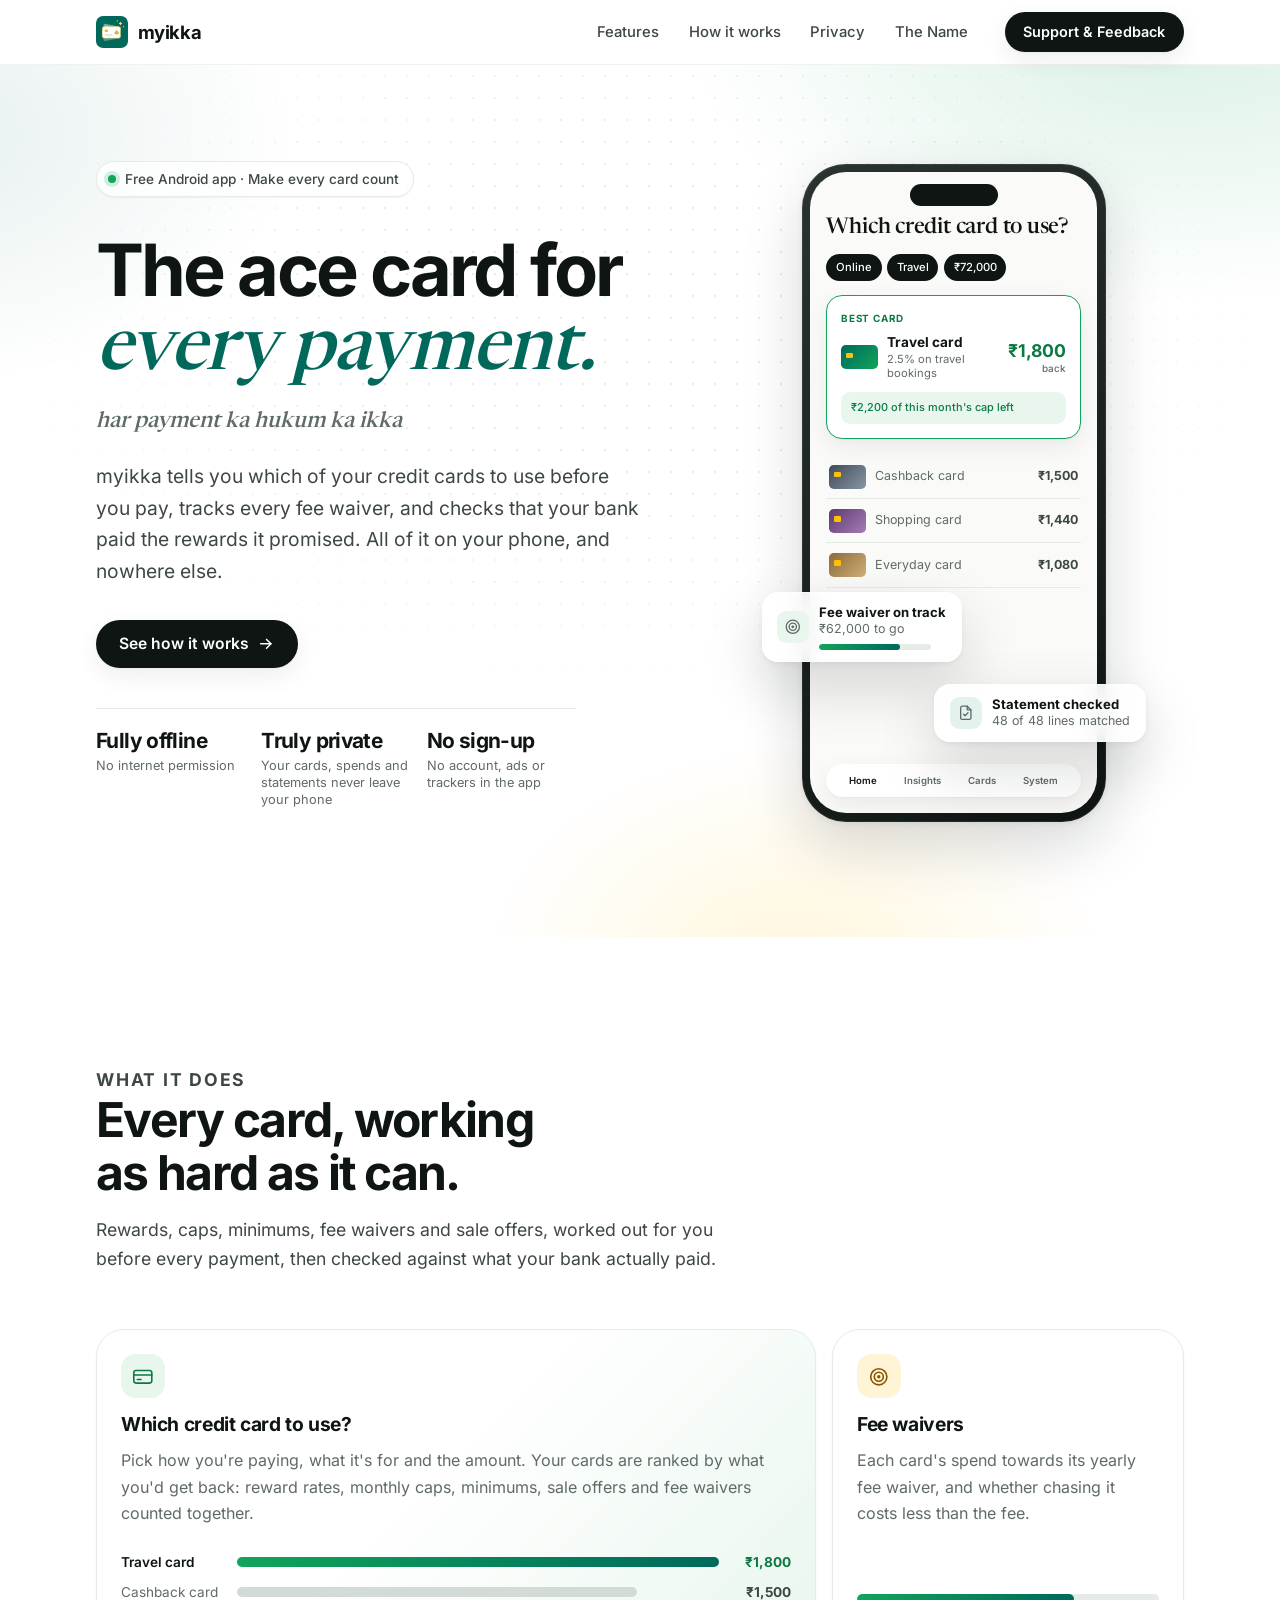
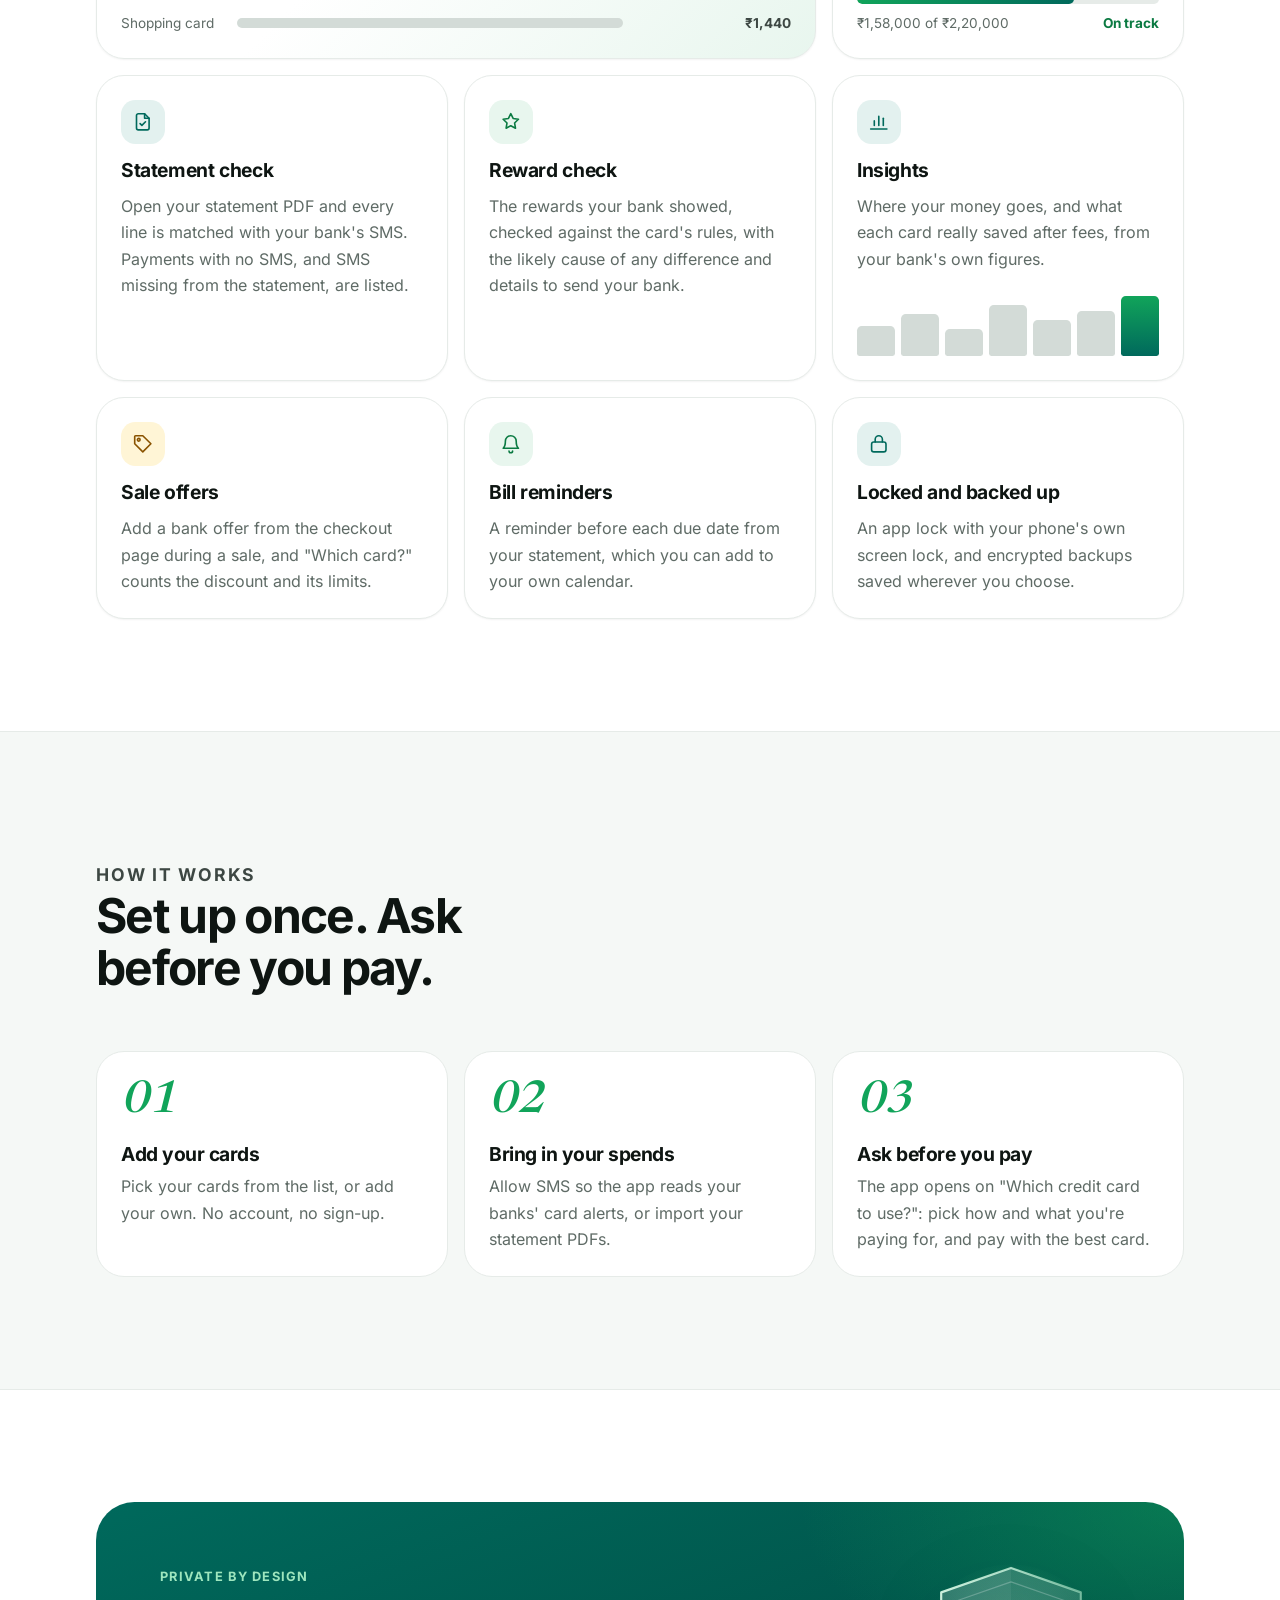
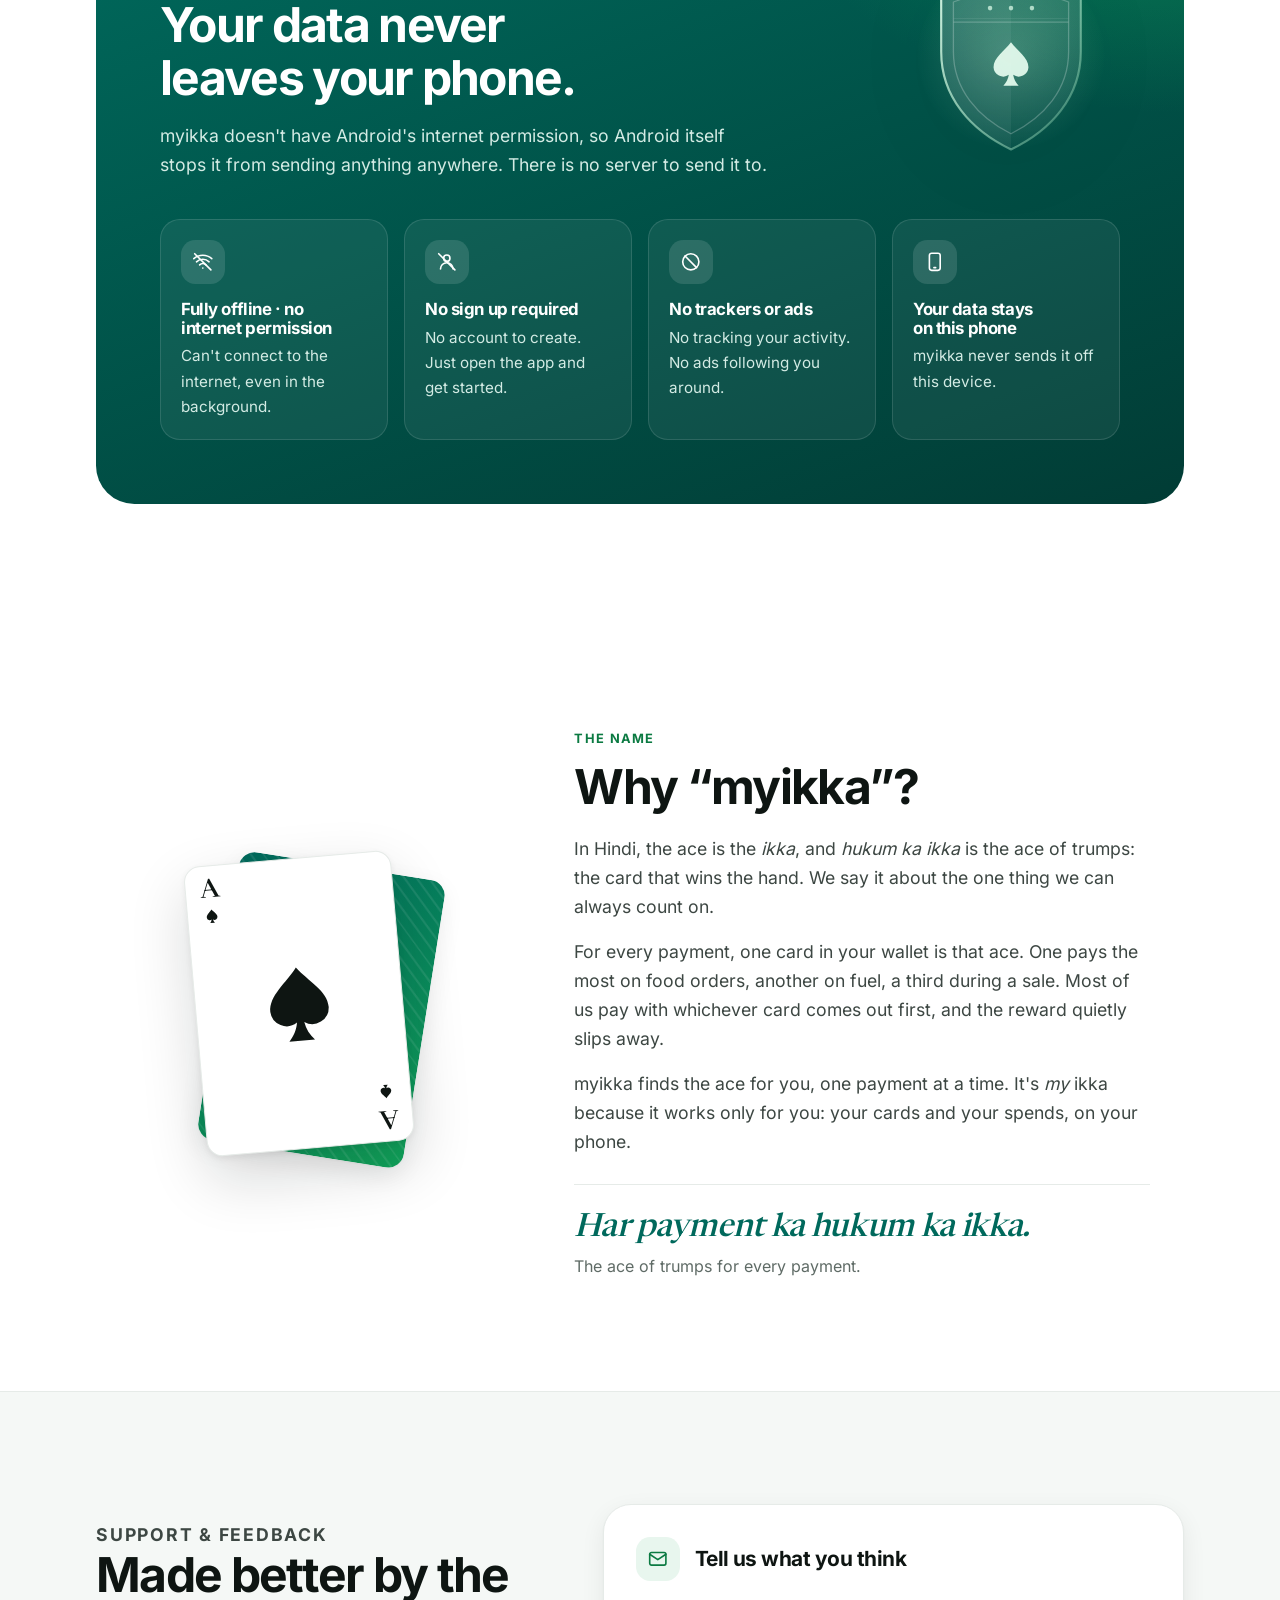
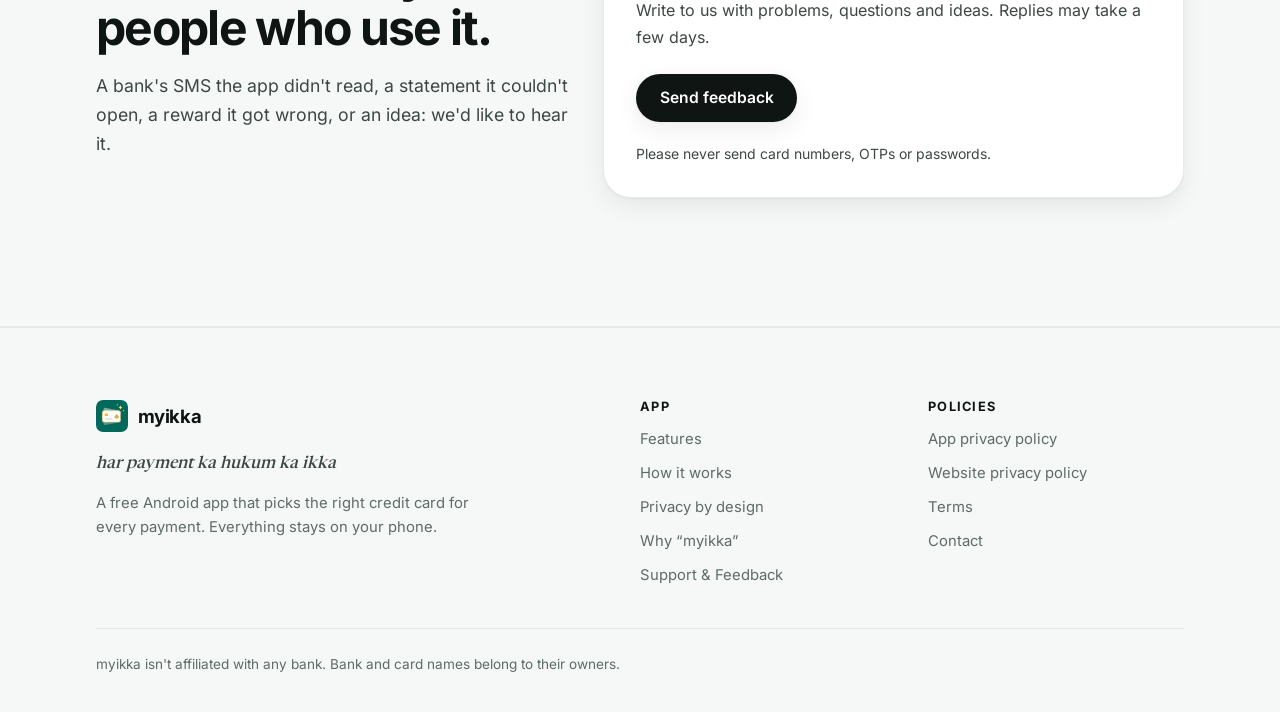
<file: index.html>
<!doctype html>
<html lang="en-IN">
<head>
  <meta charset="utf-8">
  <meta name="viewport" content="width=device-width, initial-scale=1">
  <!-- Only the site's own files load: its stylesheet, fonts, images and menu script. -->
  <meta http-equiv="Content-Security-Policy" content="default-src 'none'; script-src 'self'; style-src 'self'; font-src 'self'; img-src 'self'; base-uri 'none'; form-action 'none'">
  <meta name="referrer" content="no-referrer">
  <meta name="color-scheme" content="light">
  <meta name="theme-color" content="#ffffff">
  <title>myikka: har payment ka hukum ka ikka</title>
  <meta name="description" content="A free Android app that tells you which credit card to use for each payment and checks that your bank paid the rewards it promised. Everything stays on your phone.">
  <link rel="icon" href="/assets/icon.svg" type="image/svg+xml">
  <link rel="preload" href="/assets/fonts/inter-latin-wght-normal.woff2" as="font" type="font/woff2" crossorigin>
  <link rel="stylesheet" href="/assets/site.css">
  
  <script src="/assets/nav.js" defer></script>
</head>
<body>
  <a class="skip" href="#main">Skip to content</a>
  <header class="site-header">
    <div class="container header-row">
      <a class="logo" href="/" aria-label="myikka home">
        <img src="/assets/icon.svg" width="32" height="32" alt="">
        <span>myikka</span>
      </a>
      <nav class="header-nav" aria-label="Site">
        <a href="/#features">Features</a>
        <a href="/#how">How it works</a>
        <a href="/#privacy">Privacy</a>
        <a href="/#name">The Name</a>
      </nav>
      <a class="btn btn-dark btn-sm support-cta" href="/#support">Support &amp; Feedback</a>
    </div>
  </header>

  <main id="main">
    


<section class="hero">
  <div class="container hero-grid">
    <div>
      <p class="pill"><span class="dot"></span><span><span class="pill-part">Free Android app ·</span> <span class="pill-part">Make every card count</span></span></p>
      <h1>The ace card for <span class="serif-accent">every payment.</span></h1>
      <p class="hero-tagline">har payment ka hukum ka ikka</p>
      <p class="hero-lede">myikka tells you which of your credit cards to use before you pay, tracks
      every fee waiver, and checks that your bank paid the rewards it promised. All of it on your
      phone, and nowhere else.</p>
      <div class="hero-actions">
        
        <a class="btn btn-dark" href="#how">See how it works
          <svg viewBox="0 0 24 24" fill="none" stroke="currentColor" stroke-width="2" stroke-linecap="round" stroke-linejoin="round" aria-hidden="true"><path d="M5 12h14"/><path d="m13 6 6 6-6 6"/></svg>
        </a>
        
      </div>
      <div class="stats">
        <p class="stat"><strong>Fully offline</strong><span>No internet permission</span></p>
        <p class="stat"><strong>Truly private</strong><span>Your cards, spends and statements never leave your phone</span></p>
        <p class="stat"><strong>No sign-up</strong><span>No account, ads or trackers in the app</span></p>
      </div>
    </div>

    <div class="showcase" aria-hidden="true">
      <div class="device">
        <div class="screen">
          <p class="app-title">Which credit card to use?</p>
          <div class="app-chips"><span class="app-chip">Online</span><span class="app-chip">Travel</span><span class="app-chip">₹72,000</span></div>
          <div class="app-best">
            <p class="app-label">Best card</p>
            <div class="app-card">
              <span class="mini-card"></span>
              <div><strong>Travel card</strong><span>2.5% on travel bookings</span></div>
              <div class="app-reward">₹1,800<small>back</small></div>
            </div>
            <p class="app-foot">₹2,200 of this month's cap left</p>
          </div>
          <ul class="app-others">
            <li class="app-row"><span class="mini-card slate"></span>Cashback card<b>₹1,500</b></li>
            <li class="app-row"><span class="mini-card plum"></span>Shopping card<b>₹1,440</b></li>
            <li class="app-row"><span class="mini-card sand"></span>Everyday card<b>₹1,080</b></li>
          </ul>
          <div class="app-dock"><span>Home</span><span>Insights</span><span>Cards</span><span>System</span></div>
        </div>
      </div>
      <div class="float float-waiver">
        <span class="icon icon-sm"><svg viewBox="0 0 24 24" fill="none" stroke="currentColor" stroke-width="1.8" stroke-linecap="round" stroke-linejoin="round"><circle cx="12" cy="12" r="9"/><circle cx="12" cy="12" r="5"/><circle cx="12" cy="12" r="1"/></svg></span>
        <div><strong>Fee waiver on track</strong><span>₹62,000 to go</span><div class="progress"><i></i></div></div>
      </div>
      <div class="float float-check">
        <span class="icon icon-sm icon-teal"><svg viewBox="0 0 24 24" fill="none" stroke="currentColor" stroke-width="1.8" stroke-linecap="round" stroke-linejoin="round"><path d="M14 3H7a2 2 0 0 0-2 2v14a2 2 0 0 0 2 2h10a2 2 0 0 0 2-2V8z"/><path d="M14 3v5h5"/><path d="m9 14 2 2 4-4"/></svg></span>
        <div><strong>Statement checked</strong><span>48 of 48 lines matched</span></div>
      </div>
    </div>
  </div>
</section>

<section class="section" id="features">
  <div class="container">
    <div class="section-head">
      <p class="eyebrow">What it does</p>
      <h2>Every card, working as hard as it can.</h2>
      <p>Rewards, caps, minimums, fee waivers and sale offers, worked out for you before every
      payment, then checked against what your bank actually paid.</p>
    </div>

    <div class="bento">
      <article class="feature feature-hero span-2">
        <span class="icon"><svg viewBox="0 0 24 24" fill="none" stroke="currentColor" stroke-width="1.8" stroke-linecap="round" stroke-linejoin="round" aria-hidden="true"><rect x="2" y="5" width="20" height="14" rx="2.5"/><path d="M2 10h20"/><path d="M6 15h4"/></svg></span>
        <h3>Which credit card to use?</h3>
        <p>Pick how you're paying, what it's for and the amount. Your cards are ranked by what
        you'd get back: reward rates, monthly caps, minimums, sale offers and fee waivers counted
        together.</p>
        <div class="bars" aria-hidden="true">
          <div class="bar"><span>Travel card</span><i></i><b>₹1,800</b></div>
          <div class="bar"><span>Cashback card</span><i></i><b>₹1,500</b></div>
          <div class="bar"><span>Shopping card</span><i></i><b>₹1,440</b></div>
        </div>
      </article>

      <article class="feature">
        <span class="icon icon-amber"><svg viewBox="0 0 24 24" fill="none" stroke="currentColor" stroke-width="1.8" stroke-linecap="round" stroke-linejoin="round" aria-hidden="true"><circle cx="12" cy="12" r="9"/><circle cx="12" cy="12" r="5"/><circle cx="12" cy="12" r="1"/></svg></span>
        <h3>Fee waivers</h3>
        <p>Each card's spend towards its yearly fee waiver, and whether chasing it costs less than
        the fee.</p>
        <div class="meter" aria-hidden="true">
          <div class="progress"><i></i></div>
          <p><span>₹1,58,000 of ₹2,20,000</span><b>On track</b></p>
        </div>
      </article>

      <article class="feature">
        <span class="icon icon-teal"><svg viewBox="0 0 24 24" fill="none" stroke="currentColor" stroke-width="1.8" stroke-linecap="round" stroke-linejoin="round" aria-hidden="true"><path d="M14 3H7a2 2 0 0 0-2 2v14a2 2 0 0 0 2 2h10a2 2 0 0 0 2-2V8z"/><path d="M14 3v5h5"/><path d="m9 14 2 2 4-4"/></svg></span>
        <h3>Statement check</h3>
        <p>Open your statement PDF and every line is matched with your bank's SMS. Payments with no
        SMS, and SMS missing from the statement, are listed.</p>
      </article>

      <article class="feature">
        <span class="icon"><svg viewBox="0 0 24 24" fill="none" stroke="currentColor" stroke-width="1.8" stroke-linecap="round" stroke-linejoin="round" aria-hidden="true"><path d="M12 3l2.6 5.3 5.9.9-4.3 4.1 1 5.8L12 16.4l-5.2 2.7 1-5.8-4.3-4.1 5.9-.9z"/></svg></span>
        <h3>Reward check</h3>
        <p>The rewards your bank showed, checked against the card's rules, with the likely cause of
        any difference and details to send your bank.</p>
      </article>

      <article class="feature">
        <span class="icon icon-teal"><svg viewBox="0 0 24 24" fill="none" stroke="currentColor" stroke-width="1.8" stroke-linecap="round" stroke-linejoin="round" aria-hidden="true"><path d="M3 20h18"/><path d="M7 16v-5"/><path d="M12 16V6"/><path d="M17 16v-8"/></svg></span>
        <h3>Insights</h3>
        <p>Where your money goes, and what each card really saved after fees, from your bank's own
        figures.</p>
        <div class="columns" aria-hidden="true"><i></i><i></i><i></i><i></i><i></i><i></i><i></i></div>
      </article>

      <article class="feature">
        <span class="icon icon-amber"><svg viewBox="0 0 24 24" fill="none" stroke="currentColor" stroke-width="1.8" stroke-linecap="round" stroke-linejoin="round" aria-hidden="true"><path d="M3 12V4a1 1 0 0 1 1-1h8l9 9-9 9z"/><circle cx="7.5" cy="7.5" r="1.5"/></svg></span>
        <h3>Sale offers</h3>
        <p>Add a bank offer from the checkout page during a sale, and "Which card?" counts the
        discount and its limits.</p>
      </article>

      <article class="feature">
        <span class="icon"><svg viewBox="0 0 24 24" fill="none" stroke="currentColor" stroke-width="1.8" stroke-linecap="round" stroke-linejoin="round" aria-hidden="true"><path d="M6 9a6 6 0 1 1 12 0c0 6 2.5 8 2.5 8h-17S6 15 6 9"/><path d="M10 20a2 2 0 0 0 4 0"/></svg></span>
        <h3>Bill reminders</h3>
        <p>A reminder before each due date from your statement, which you can add to your own
        calendar.</p>
      </article>

      <article class="feature span-2-md">
        <span class="icon icon-teal"><svg viewBox="0 0 24 24" fill="none" stroke="currentColor" stroke-width="1.8" stroke-linecap="round" stroke-linejoin="round" aria-hidden="true"><rect x="4" y="10" width="16" height="11" rx="2.5"/><path d="M8 10V7a4 4 0 0 1 8 0v3"/></svg></span>
        <h3>Locked and backed up</h3>
        <p>An app lock with your phone's own screen lock, and encrypted backups saved wherever you
        choose.</p>
      </article>
    </div>
  </div>
</section>

<section class="section section-soft" id="how">
  <div class="container">
    <div class="section-head">
      <p class="eyebrow">How it works</p>
      <h2>Set up once. Ask before you pay.</h2>
    </div>
    <ol class="steps">
      <li class="step">
        <h3>Add your cards</h3>
        <p>Pick your cards from the list, or add your own. No account, no sign-up.</p>
      </li>
      <li class="step">
        <h3>Bring in your spends</h3>
        <p>Allow SMS so the app reads your banks' card alerts, or import your statement PDFs.</p>
      </li>
      <li class="step">
        <h3>Ask before you pay</h3>
        <p>The app opens on "Which credit card to use?": pick how and what you're paying for, and pay
        with the best card.</p>
      </li>
    </ol>
  </div>
</section>

<section class="section" id="privacy">
  <div class="container">
    <div class="privacy-band">
      <svg class="privacy-shield" viewBox="0 0 220 240" aria-hidden="true" focusable="false">
        <defs>
          <radialGradient id="ps-glow" cx="50%" cy="48%" r="50%">
            <stop offset="0" stop-color="#9ee6be" stop-opacity=".26"/>
            <stop offset="1" stop-color="#9ee6be" stop-opacity="0"/>
          </radialGradient>
          <linearGradient id="ps-fill" x1="0" y1="0" x2="0" y2="1">
            <stop offset="0" stop-color="#fff" stop-opacity=".16"/>
            <stop offset="1" stop-color="#fff" stop-opacity=".03"/>
          </linearGradient>
          <linearGradient id="ps-edge" x1="0" y1="0" x2="1" y2="1">
            <stop offset="0" stop-color="#d9f8e6"/>
            <stop offset="1" stop-color="#9ee6be" stop-opacity=".25"/>
          </linearGradient>
          <clipPath id="ps-inner"><path d="M110 32 176 55v57c0 43-28 75-66 94-38-19-66-51-66-94V55Z"/></clipPath>
        </defs>
        <circle cx="110" cy="120" r="108" fill="url(#ps-glow)"/>
        <path d="M110 16 190 44v68c0 52-34 90-80 112-46-22-80-60-80-112V44Z" fill="url(#ps-fill)" stroke="url(#ps-edge)" stroke-width="2.5" stroke-linejoin="round"/>
        <path d="M110 16 30 44v68c0 52 34 90 80 112Z" fill="#fff" fill-opacity=".05"/>
        <path d="M110 32 176 55v57c0 43-28 75-66 94-38-19-66-51-66-94V55Z" fill="none" stroke="#fff" stroke-opacity=".24" stroke-width="1.5" stroke-linejoin="round"/>
        <g clip-path="url(#ps-inner)" stroke="#fff">
          <path d="M30 78h160" stroke-opacity=".22" stroke-width="1.5"/>
          <path d="M30 74h160" stroke-opacity=".1"/>
        </g>
        <g fill="#d9f8e6" fill-opacity=".75">
          <circle cx="86" cy="62" r="2.6"/>
          <circle cx="110" cy="62" r="2.6"/>
          <circle cx="134" cy="62" r="2.6"/>
        </g>
        <path d="M12 2C9 6 4 9 4 13.5A4.5 4.5 0 0 0 11 17c-.3 2-1.2 3.6-2.5 5h7c-1.3-1.4-2.2-3-2.5-5a4.5 4.5 0 0 0 7-3.5C20 9 15 6 12 2z" transform="translate(80 96) scale(2.5)" fill="#eafff2" fill-opacity=".9"/>
      </svg>
      <p class="eyebrow">Private by design</p>
      <h2>Your data never leaves your phone.</h2>
      <p class="lead">myikka doesn't have Android's internet permission, so Android itself stops it
      from sending anything anywhere. There is no server to send it to.</p>
      <div class="privacy-grid">
        <div class="privacy-item">
          <span class="icon"><svg viewBox="0 0 24 24" fill="none" stroke="currentColor" stroke-width="1.8" stroke-linecap="round" stroke-linejoin="round" aria-hidden="true"><path d="M2 8.5a15 15 0 0 1 20 0"/><path d="M5 12a10 10 0 0 1 14 0"/><path d="M8.5 15.5a5 5 0 0 1 7 0"/><path d="M12 19h.01"/><path d="m3 3 18 18"/></svg></span>
          <h3>Fully offline · no internet permission</h3>
          <p>Can't connect to the internet, even in the background.</p>
        </div>
        <div class="privacy-item">
          <span class="icon"><svg viewBox="0 0 24 24" fill="none" stroke="currentColor" stroke-width="1.8" stroke-linecap="round" stroke-linejoin="round" aria-hidden="true"><circle cx="12" cy="8" r="3.5"/><path d="M5 20a7 7 0 0 1 14 0"/><path d="m3 3 18 18"/></svg></span>
          <h3>No sign up required</h3>
          <p>No account to create. Just open the app and get started.</p>
        </div>
        <div class="privacy-item">
          <span class="icon"><svg viewBox="0 0 24 24" fill="none" stroke="currentColor" stroke-width="1.8" stroke-linecap="round" stroke-linejoin="round" aria-hidden="true"><circle cx="12" cy="12" r="9"/><path d="m5.6 5.6 12.8 12.8"/></svg></span>
          <h3>No trackers or ads</h3>
          <p>No tracking your activity. No ads following you around.</p>
        </div>
        <div class="privacy-item">
          <span class="icon"><svg viewBox="0 0 24 24" fill="none" stroke="currentColor" stroke-width="1.8" stroke-linecap="round" stroke-linejoin="round" aria-hidden="true"><rect x="6" y="2.5" width="12" height="19" rx="2.5"/><path d="M11 18.5h2"/></svg></span>
          <h3>Your data stays on this phone</h3>
          <p>myikka never sends it off this device.</p>
        </div>
      </div>
    </div>
  </div>
</section>

<section class="section" id="name">
  <div class="container story">
    <div class="ace-wrap" aria-hidden="true">
      <div class="ace">
        <span class="ace-corner">A<svg viewBox="0 0 24 24" fill="currentColor"><path d="M12 2C9 6 4 9 4 13.5A4.5 4.5 0 0 0 11 17c-.3 2-1.2 3.6-2.5 5h7c-1.3-1.4-2.2-3-2.5-5a4.5 4.5 0 0 0 7-3.5C20 9 15 6 12 2z"/></svg></span>
        <span class="ace-pip"><svg viewBox="0 0 24 24" fill="currentColor"><path d="M12 2C9 6 4 9 4 13.5A4.5 4.5 0 0 0 11 17c-.3 2-1.2 3.6-2.5 5h7c-1.3-1.4-2.2-3-2.5-5a4.5 4.5 0 0 0 7-3.5C20 9 15 6 12 2z"/></svg></span>
        <span class="ace-corner ace-corner-end">A<svg viewBox="0 0 24 24" fill="currentColor"><path d="M12 2C9 6 4 9 4 13.5A4.5 4.5 0 0 0 11 17c-.3 2-1.2 3.6-2.5 5h7c-1.3-1.4-2.2-3-2.5-5a4.5 4.5 0 0 0 7-3.5C20 9 15 6 12 2z"/></svg></span>
      </div>
    </div>
    <div class="story-text">
      <p class="eyebrow">The name</p>
      <h2>Why &ldquo;myikka&rdquo;?</h2>
      <p>In Hindi, the ace is the <em>ikka</em>, and <em>hukum ka ikka</em> is the ace of trumps:
      the card that wins the hand. We say it about the one thing we can always count on.</p>
      <p>For every payment, one card in your wallet is that ace. One pays the most on food orders,
      another on fuel, a third during a sale. Most of us pay with whichever card comes out first,
      and the reward quietly slips away.</p>
      <p>myikka finds the ace for you, one payment at a time. It's <em>my</em> ikka because it works
      only for you: your cards and your spends, on your phone.</p>
      <p class="story-close"><span class="serif-accent">Har payment ka hukum ka ikka.</span>
      <span>The ace of trumps for every payment.</span></p>
    </div>
  </div>
</section>

<section class="section section-soft" id="support">
  <div class="container support-layout">
    <div class="section-head">
      <p class="eyebrow">Support &amp; feedback</p>
      <h2>Made better by the people who use it.</h2>
      <p>A bank's SMS the app didn't read, a statement it couldn't open, a reward it got wrong, or
      an idea: we'd like to hear it.</p>
    </div>
    <div>
      
      <div class="card">
        <div class="card-head">
          <span class="icon"><svg viewBox="0 0 24 24" fill="none" stroke="currentColor" stroke-width="1.8" stroke-linecap="round" stroke-linejoin="round" aria-hidden="true"><rect x="3" y="5" width="18" height="14" rx="2"/><path d="m3 7 9 6 9-6"/></svg></span>
          <h3>Tell us what you think</h3>
        </div>
        <p>Write to us with problems, questions and ideas. Replies may take a few days.</p>
        <div class="actions">
          
          
          <a class="btn btn-dark" href="mailto:dev864392@gmail.com?subject=myikka%20feedback">Send feedback</a>
          
        </div>
        <p class="fine">Please never send card numbers, OTPs or passwords.</p>
      </div>
    </div>
  </div>
</section>

  </main>

  <footer class="site-footer">
    <div class="container">
      <div class="footer-grid">
        <div class="footer-brand">
          <a class="logo" href="/">
            <img src="/assets/icon.svg" width="32" height="32" alt="">
            <span>myikka</span>
          </a>
          <p class="footer-tagline">har payment ka hukum ka ikka</p>
          <p>A free Android app that picks the right credit card for every payment. Everything stays on your phone.</p>
        </div>
        <nav aria-label="App">
          <h2>App</h2>
          <a href="/#features">Features</a>
          <a href="/#how">How it works</a>
          <a href="/#privacy">Privacy by design</a>
          <a href="/#name">Why &ldquo;myikka&rdquo;</a>
          <a href="/#support">Support &amp; Feedback</a>
        </nav>
        <nav aria-label="Policies">
          <h2>Policies</h2>
          <a href="/privacy/">App privacy policy</a>
          <a href="/website-privacy/">Website privacy policy</a>
          <a href="/terms/">Terms</a>
          
          <a href="/contact/">Contact</a>
        </nav>
      </div>
      <div class="footer-legal">
        <p>myikka isn't affiliated with any bank. Bank and card names belong to their owners.</p>
      </div>
    </div>
  </footer>
</body>
</html>
</file>
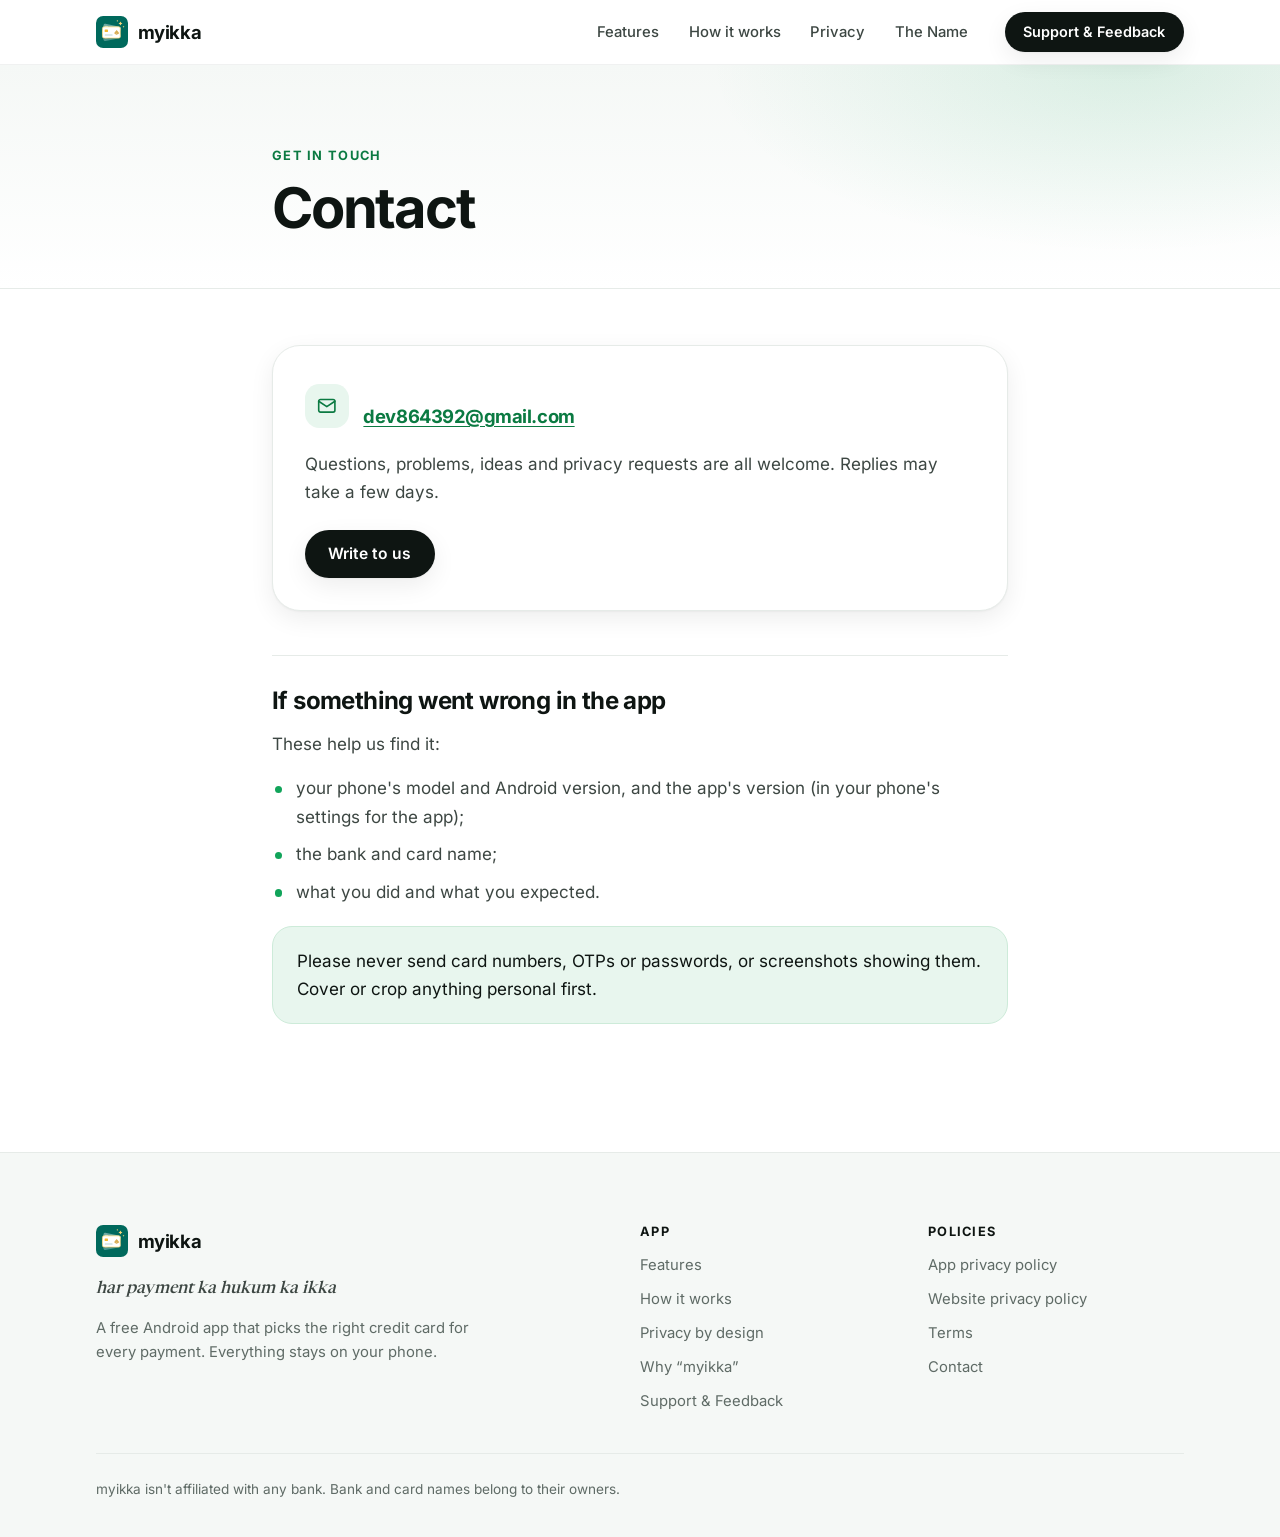
<file: contact/index.html>
<!doctype html>
<html lang="en-IN">
<head>
  <meta charset="utf-8">
  <meta name="viewport" content="width=device-width, initial-scale=1">
  <!-- Only the site's own files load: its stylesheet, fonts, images and menu script. -->
  <meta http-equiv="Content-Security-Policy" content="default-src 'none'; script-src 'self'; style-src 'self'; font-src 'self'; img-src 'self'; base-uri 'none'; form-action 'none'">
  <meta name="referrer" content="no-referrer">
  <meta name="color-scheme" content="light">
  <meta name="theme-color" content="#ffffff">
  <title>Contact · myikka</title>
  <meta name="description" content="How to reach myikka with a question, a problem or an idea.">
  <link rel="icon" href="/assets/icon.svg" type="image/svg+xml">
  <link rel="preload" href="/assets/fonts/inter-latin-wght-normal.woff2" as="font" type="font/woff2" crossorigin>
  <link rel="stylesheet" href="/assets/site.css">
  
  <script src="/assets/nav.js" defer></script>
</head>
<body>
  <a class="skip" href="#main">Skip to content</a>
  <header class="site-header">
    <div class="container header-row">
      <a class="logo" href="/" aria-label="myikka home">
        <img src="/assets/icon.svg" width="32" height="32" alt="">
        <span>myikka</span>
      </a>
      <nav class="header-nav" aria-label="Site">
        <a href="/#features">Features</a>
        <a href="/#how">How it works</a>
        <a href="/#privacy">Privacy</a>
        <a href="/#name">The Name</a>
      </nav>
      <a class="btn btn-dark btn-sm support-cta" href="/#support">Support &amp; Feedback</a>
    </div>
  </header>

  <main id="main">
    <section class="page-hero">
  <div class="container narrow">
    <p class="eyebrow">Get in touch</p>
    <h1>Contact</h1>
    
  </div>
</section>
<article class="container narrow prose">
  <div class="card">
  <div class="card-head">
    <span class="icon"><svg viewBox="0 0 24 24" fill="none" stroke="currentColor" stroke-width="1.8" stroke-linecap="round" stroke-linejoin="round" aria-hidden="true"><rect x="3" y="5" width="18" height="14" rx="2"/><path d="m3 7 9 6 9-6"/></svg></span>
    <h3><a href="mailto:dev864392@gmail.com">dev864392@gmail.com</a></h3>
  </div>
  <p>Questions, problems, ideas and privacy requests are all welcome. Replies may take a few
  days.</p>
  
  <div class="actions"><a class="btn btn-dark" href="mailto:dev864392@gmail.com?subject=myikka">Write to us</a></div>
  
</div>

<h2>If something went wrong in the app</h2>
<p>These help us find it:</p>
<ul>
  <li>your phone's model and Android version, and the app's version (in your phone's settings
  for the app);</li>
  <li>the bank and card name;</li>
  <li>what you did and what you expected.</li>
</ul>
<p class="callout">Please never send card numbers, OTPs or passwords, or screenshots showing
them. Cover or crop anything personal first.</p>

</article>

  </main>

  <footer class="site-footer">
    <div class="container">
      <div class="footer-grid">
        <div class="footer-brand">
          <a class="logo" href="/">
            <img src="/assets/icon.svg" width="32" height="32" alt="">
            <span>myikka</span>
          </a>
          <p class="footer-tagline">har payment ka hukum ka ikka</p>
          <p>A free Android app that picks the right credit card for every payment. Everything stays on your phone.</p>
        </div>
        <nav aria-label="App">
          <h2>App</h2>
          <a href="/#features">Features</a>
          <a href="/#how">How it works</a>
          <a href="/#privacy">Privacy by design</a>
          <a href="/#name">Why &ldquo;myikka&rdquo;</a>
          <a href="/#support">Support &amp; Feedback</a>
        </nav>
        <nav aria-label="Policies">
          <h2>Policies</h2>
          <a href="/privacy/">App privacy policy</a>
          <a href="/website-privacy/">Website privacy policy</a>
          <a href="/terms/">Terms</a>
          
          <a href="/contact/">Contact</a>
        </nav>
      </div>
      <div class="footer-legal">
        <p>myikka isn't affiliated with any bank. Bank and card names belong to their owners.</p>
      </div>
    </div>
  </footer>
</body>
</html>
</file>
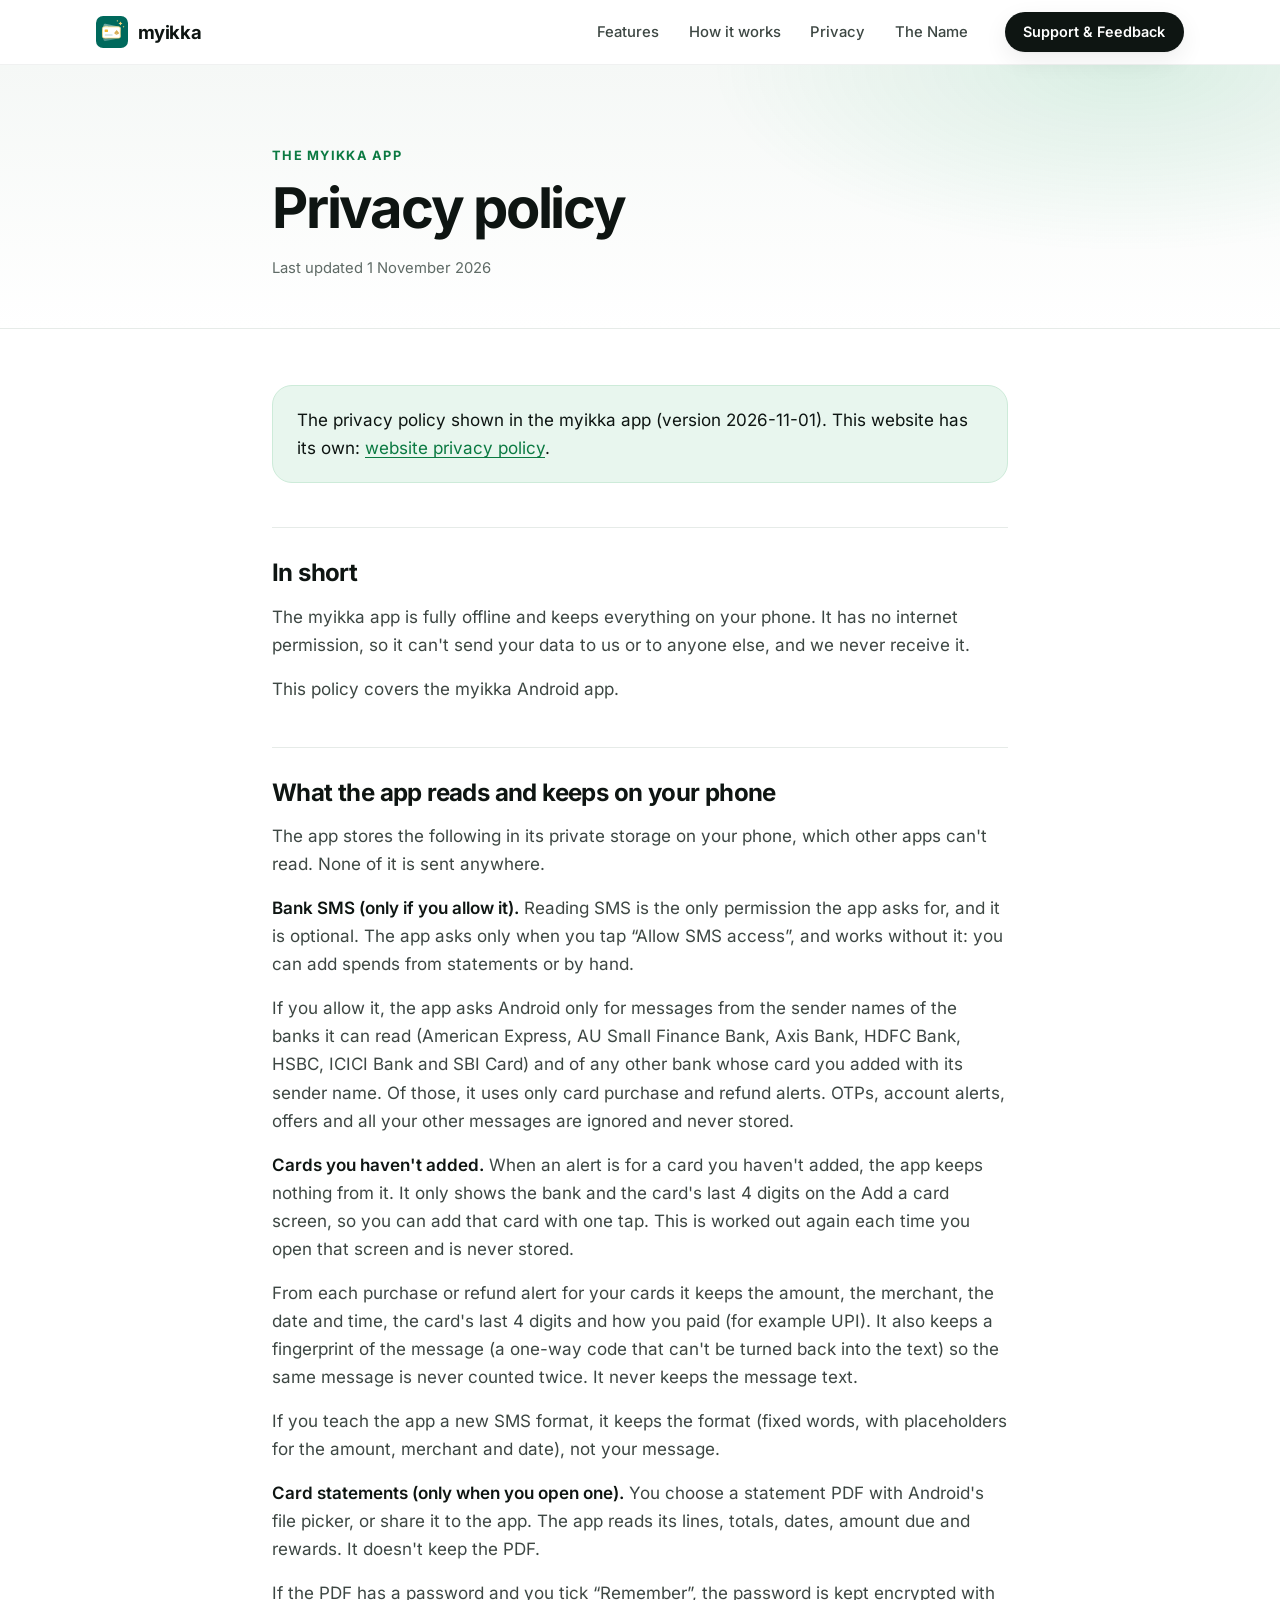
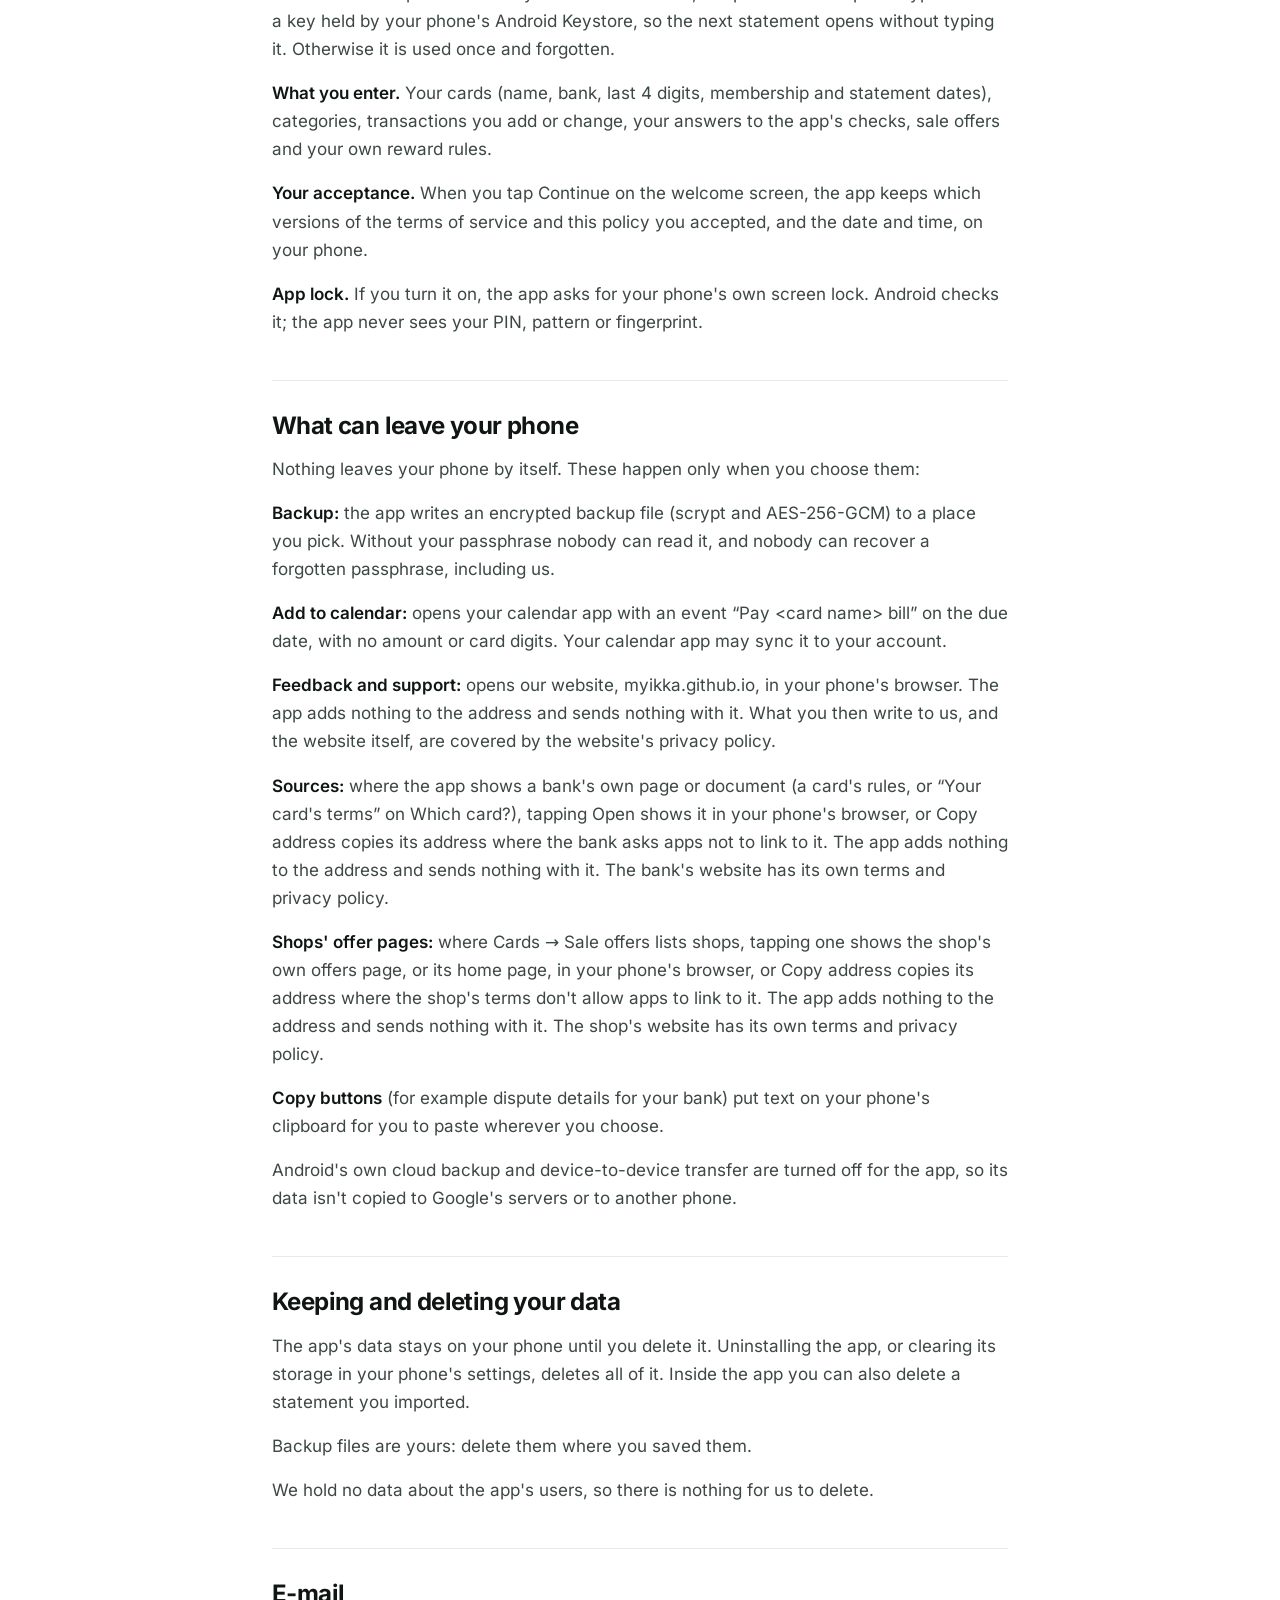
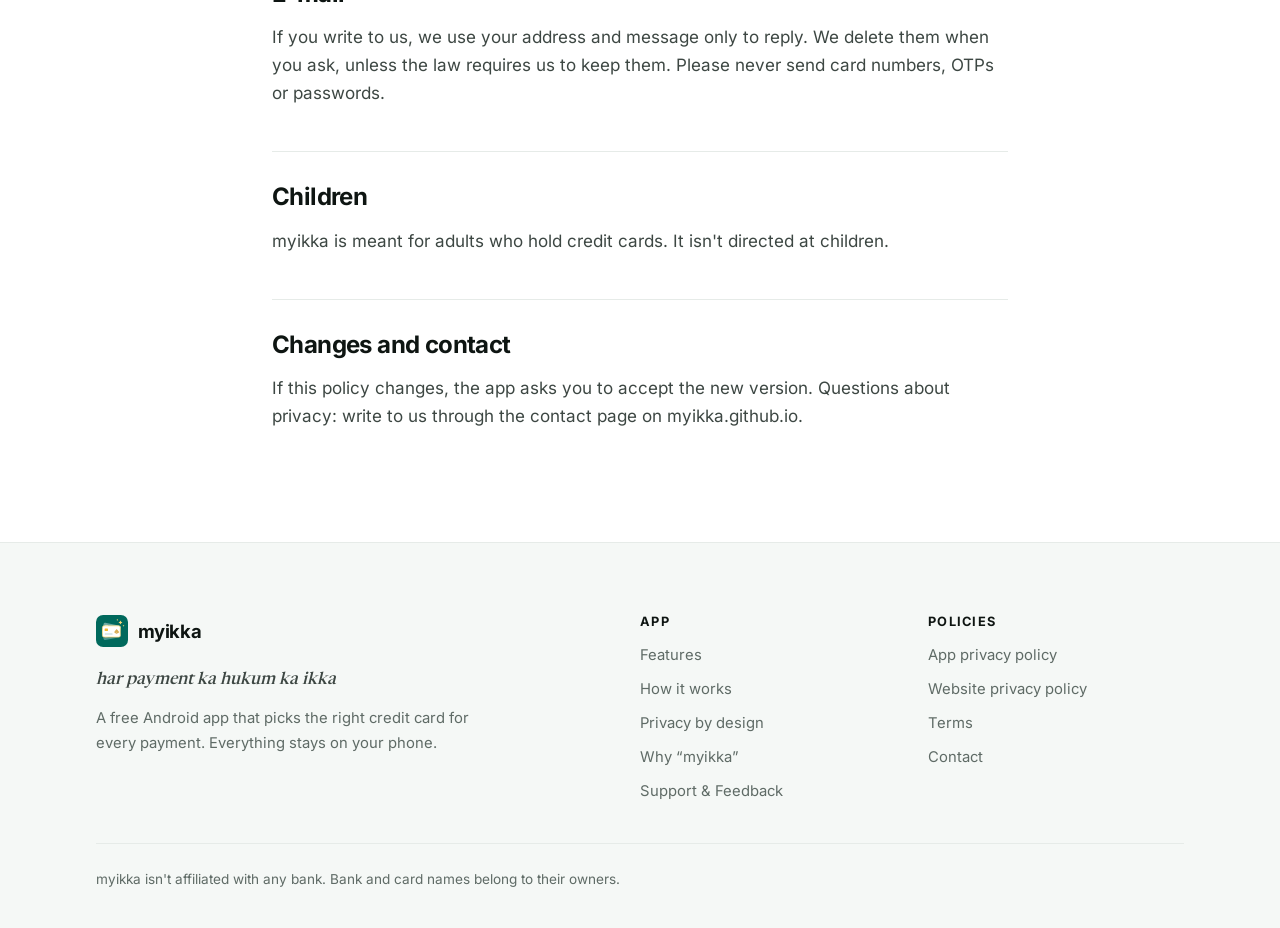
<file: privacy/index.html>
<!doctype html>
<html lang="en-IN">
<head>
  <meta charset="utf-8">
  <meta name="viewport" content="width=device-width, initial-scale=1">
  <!-- Only the site's own files load: its stylesheet, fonts, images and menu script. -->
  <meta http-equiv="Content-Security-Policy" content="default-src 'none'; script-src 'self'; style-src 'self'; font-src 'self'; img-src 'self'; base-uri 'none'; form-action 'none'">
  <meta name="referrer" content="no-referrer">
  <meta name="color-scheme" content="light">
  <meta name="theme-color" content="#ffffff">
  <title>Privacy policy · myikka</title>
  <meta name="description" content="The myikka app&#39;s privacy policy, as the app shows it. In short, the app keeps everything on your phone and sends nothing.">
  <link rel="icon" href="/assets/icon.svg" type="image/svg+xml">
  <link rel="preload" href="/assets/fonts/inter-latin-wght-normal.woff2" as="font" type="font/woff2" crossorigin>
  <link rel="stylesheet" href="/assets/site.css">
  
  <script src="/assets/nav.js" defer></script>
</head>
<body>
  <a class="skip" href="#main">Skip to content</a>
  <header class="site-header">
    <div class="container header-row">
      <a class="logo" href="/" aria-label="myikka home">
        <img src="/assets/icon.svg" width="32" height="32" alt="">
        <span>myikka</span>
      </a>
      <nav class="header-nav" aria-label="Site">
        <a href="/#features">Features</a>
        <a href="/#how">How it works</a>
        <a href="/#privacy">Privacy</a>
        <a href="/#name">The Name</a>
      </nav>
      <a class="btn btn-dark btn-sm support-cta" href="/#support">Support &amp; Feedback</a>
    </div>
  </header>

  <main id="main">
    <section class="page-hero">
  <div class="container narrow">
    <p class="eyebrow">The myikka app</p>
    <h1>Privacy policy</h1>
    <p class="updated">Last updated 1 November 2026</p>
  </div>
</section>
<article class="container narrow prose">
  <!-- Made by myikka's backend/scripts/export_privacy_page.py from the app's policies.json: don't edit here. -->
<p class="callout">The privacy policy shown in the myikka app (version 2026-11-01). This website has its own: <a href="/website-privacy/">website privacy policy</a>.</p>

<h2>In short</h2>
<p>The myikka app is fully offline and keeps everything on your phone. It has no internet permission, so it can&#x27;t send your data to us or to anyone else, and we never receive it.</p>
<p>This policy covers the myikka Android app.</p>

<h2>What the app reads and keeps on your phone</h2>
<p>The app stores the following in its private storage on your phone, which other apps can&#x27;t read. None of it is sent anywhere.</p>
<p><strong>Bank SMS (only if you allow it).</strong> Reading SMS is the only permission the app asks for, and it is optional. The app asks only when you tap “Allow SMS access”, and works without it: you can add spends from statements or by hand.</p>
<p>If you allow it, the app asks Android only for messages from the sender names of the banks it can read (American Express, AU Small Finance Bank, Axis Bank, HDFC Bank, HSBC, ICICI Bank and SBI Card) and of any other bank whose card you added with its sender name. Of those, it uses only card purchase and refund alerts. OTPs, account alerts, offers and all your other messages are ignored and never stored.</p>
<p><strong>Cards you haven&#x27;t added.</strong> When an alert is for a card you haven&#x27;t added, the app keeps nothing from it. It only shows the bank and the card&#x27;s last 4 digits on the Add a card screen, so you can add that card with one tap. This is worked out again each time you open that screen and is never stored.</p>
<p>From each purchase or refund alert for your cards it keeps the amount, the merchant, the date and time, the card&#x27;s last 4 digits and how you paid (for example UPI). It also keeps a fingerprint of the message (a one-way code that can&#x27;t be turned back into the text) so the same message is never counted twice. It never keeps the message text.</p>
<p>If you teach the app a new SMS format, it keeps the format (fixed words, with placeholders for the amount, merchant and date), not your message.</p>
<p><strong>Card statements (only when you open one).</strong> You choose a statement PDF with Android&#x27;s file picker, or share it to the app. The app reads its lines, totals, dates, amount due and rewards. It doesn&#x27;t keep the PDF.</p>
<p>If the PDF has a password and you tick “Remember”, the password is kept encrypted with a key held by your phone&#x27;s Android Keystore, so the next statement opens without typing it. Otherwise it is used once and forgotten.</p>
<p><strong>What you enter.</strong> Your cards (name, bank, last 4 digits, membership and statement dates), categories, transactions you add or change, your answers to the app&#x27;s checks, sale offers and your own reward rules.</p>
<p><strong>Your acceptance.</strong> When you tap Continue on the welcome screen, the app keeps which versions of the terms of service and this policy you accepted, and the date and time, on your phone.</p>
<p><strong>App lock.</strong> If you turn it on, the app asks for your phone&#x27;s own screen lock. Android checks it; the app never sees your PIN, pattern or fingerprint.</p>

<h2>What can leave your phone</h2>
<p>Nothing leaves your phone by itself. These happen only when you choose them:</p>
<p><strong>Backup:</strong> the app writes an encrypted backup file (scrypt and AES-256-GCM) to a place you pick. Without your passphrase nobody can read it, and nobody can recover a forgotten passphrase, including us.</p>
<p><strong>Add to calendar:</strong> opens your calendar app with an event “Pay &lt;card name&gt; bill” on the due date, with no amount or card digits. Your calendar app may sync it to your account.</p>
<p><strong>Feedback and support:</strong> opens our website, myikka.github.io, in your phone&#x27;s browser. The app adds nothing to the address and sends nothing with it. What you then write to us, and the website itself, are covered by the website&#x27;s privacy policy.</p>
<p><strong>Sources:</strong> where the app shows a bank&#x27;s own page or document (a card&#x27;s rules, or “Your card&#x27;s terms” on Which card?), tapping Open shows it in your phone&#x27;s browser, or Copy address copies its address where the bank asks apps not to link to it. The app adds nothing to the address and sends nothing with it. The bank&#x27;s website has its own terms and privacy policy.</p>
<p><strong>Shops&#x27; offer pages:</strong> where Cards → Sale offers lists shops, tapping one shows the shop&#x27;s own offers page, or its home page, in your phone&#x27;s browser, or Copy address copies its address where the shop&#x27;s terms don&#x27;t allow apps to link to it. The app adds nothing to the address and sends nothing with it. The shop&#x27;s website has its own terms and privacy policy.</p>
<p><strong>Copy buttons</strong> (for example dispute details for your bank) put text on your phone&#x27;s clipboard for you to paste wherever you choose.</p>
<p>Android&#x27;s own cloud backup and device-to-device transfer are turned off for the app, so its data isn&#x27;t copied to Google&#x27;s servers or to another phone.</p>

<h2>Keeping and deleting your data</h2>
<p>The app&#x27;s data stays on your phone until you delete it. Uninstalling the app, or clearing its storage in your phone&#x27;s settings, deletes all of it. Inside the app you can also delete a statement you imported.</p>
<p>Backup files are yours: delete them where you saved them.</p>
<p>We hold no data about the app&#x27;s users, so there is nothing for us to delete.</p>

<h2>E-mail</h2>
<p>If you write to us, we use your address and message only to reply. We delete them when you ask, unless the law requires us to keep them. Please never send card numbers, OTPs or passwords.</p>

<h2>Children</h2>
<p>myikka is meant for adults who hold credit cards. It isn&#x27;t directed at children.</p>

<h2>Changes and contact</h2>
<p>If this policy changes, the app asks you to accept the new version. Questions about privacy: write to us through the contact page on myikka.github.io.</p>

</article>

  </main>

  <footer class="site-footer">
    <div class="container">
      <div class="footer-grid">
        <div class="footer-brand">
          <a class="logo" href="/">
            <img src="/assets/icon.svg" width="32" height="32" alt="">
            <span>myikka</span>
          </a>
          <p class="footer-tagline">har payment ka hukum ka ikka</p>
          <p>A free Android app that picks the right credit card for every payment. Everything stays on your phone.</p>
        </div>
        <nav aria-label="App">
          <h2>App</h2>
          <a href="/#features">Features</a>
          <a href="/#how">How it works</a>
          <a href="/#privacy">Privacy by design</a>
          <a href="/#name">Why &ldquo;myikka&rdquo;</a>
          <a href="/#support">Support &amp; Feedback</a>
        </nav>
        <nav aria-label="Policies">
          <h2>Policies</h2>
          <a href="/privacy/">App privacy policy</a>
          <a href="/website-privacy/">Website privacy policy</a>
          <a href="/terms/">Terms</a>
          
          <a href="/contact/">Contact</a>
        </nav>
      </div>
      <div class="footer-legal">
        <p>myikka isn't affiliated with any bank. Bank and card names belong to their owners.</p>
      </div>
    </div>
  </footer>
</body>
</html>
</file>
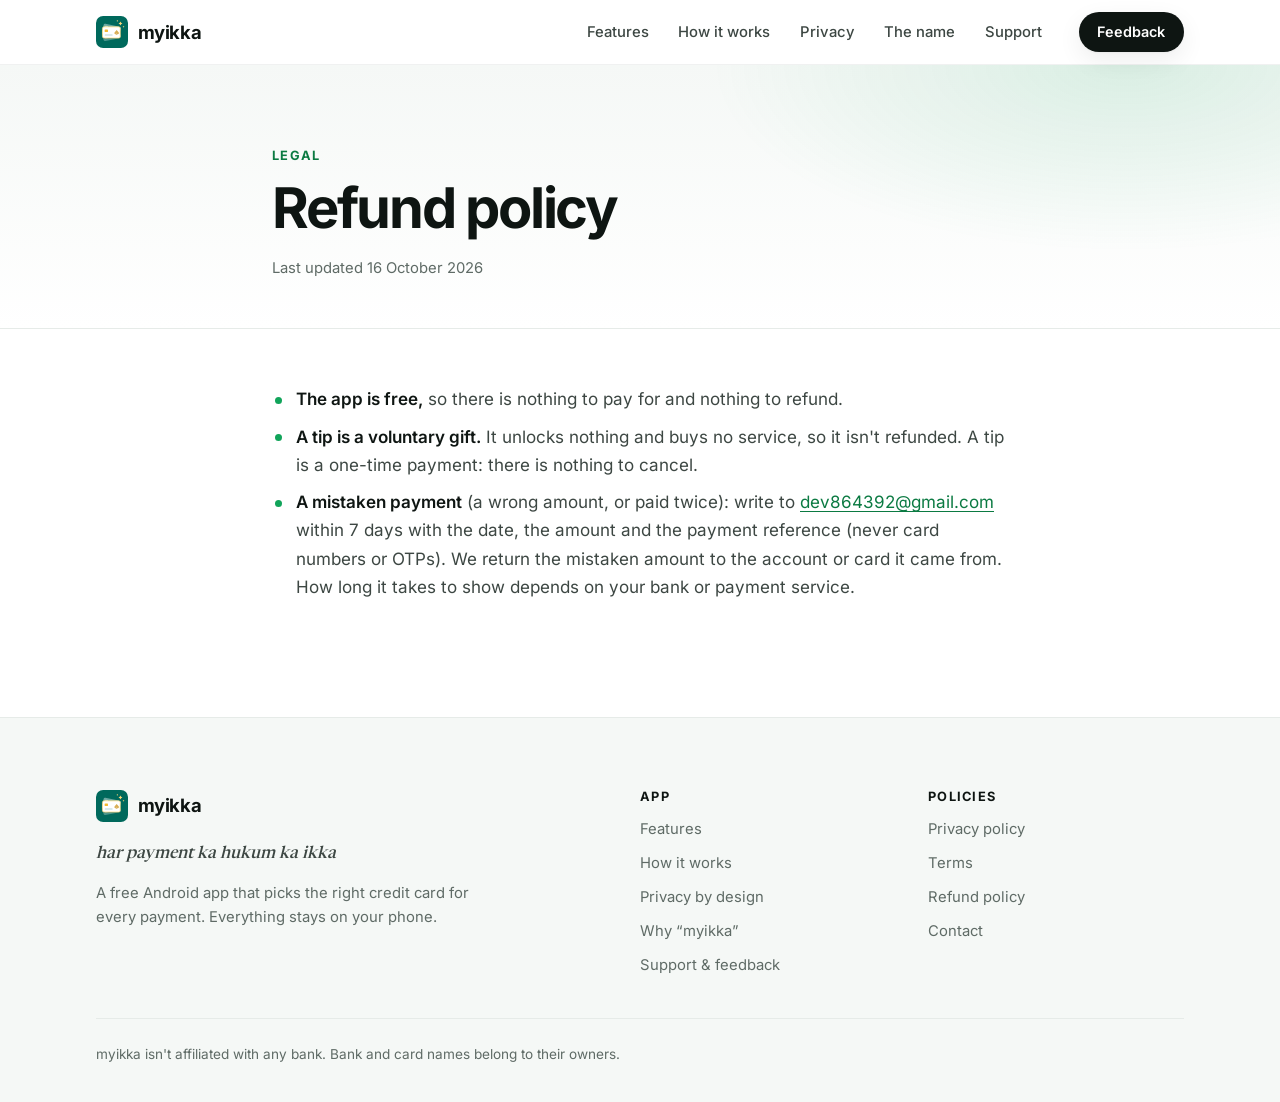
<file: refunds/index.html>
<!doctype html>
<html lang="en-IN">
<head>
  <meta charset="utf-8">
  <meta name="viewport" content="width=device-width, initial-scale=1">
  <!-- Only the site's own files load: its stylesheet, fonts, images and menu script. -->
  <meta http-equiv="Content-Security-Policy" content="default-src 'none'; script-src 'self'; style-src 'self'; font-src 'self'; img-src 'self'; base-uri 'none'; form-action 'none'">
  <meta name="referrer" content="no-referrer">
  <meta name="color-scheme" content="light">
  <meta name="theme-color" content="#ffffff">
  <title>Refund policy · myikka</title>
  <meta name="description" content="Tips to myikka are voluntary gifts. How a mistaken payment is returned.">
  <link rel="icon" href="/assets/icon.svg" type="image/svg+xml">
  <link rel="preload" href="/assets/fonts/inter-latin-wght-normal.woff2" as="font" type="font/woff2" crossorigin>
  <link rel="stylesheet" href="/assets/site.css">
  <script src="/assets/nav.js" defer></script>
</head>
<body>
  <a class="skip" href="#main">Skip to content</a>
  <header class="site-header">
    <div class="container header-row">
      <a class="logo" href="/" aria-label="myikka home">
        <img src="/assets/icon.svg" width="32" height="32" alt="">
        <span>myikka</span>
      </a>
      <nav class="header-nav" aria-label="Site">
        <a href="/#features">Features</a>
        <a href="/#how">How it works</a>
        <a href="/#privacy">Privacy</a>
        <a href="/#name">The name</a>
        <a href="/#support">Support</a>
      </nav>
      <a class="btn btn-dark btn-sm" href="/#support">Feedback</a>
    </div>
  </header>

  <main id="main">
    <section class="page-hero">
  <div class="container narrow">
    <p class="eyebrow">Legal</p>
    <h1>Refund policy</h1>
    <p class="updated">Last updated 16 October 2026</p>
  </div>
</section>
<article class="container narrow prose">
  <ul>
  <li><strong>The app is free,</strong> so there is nothing to pay for and nothing to refund.</li>
  <li><strong>A tip is a voluntary gift.</strong> It unlocks nothing and buys no service, so it
  isn't refunded. A tip is a one-time payment: there is nothing to cancel.</li>
  <li><strong>A mistaken payment</strong> (a wrong amount, or paid twice): write to
  <a href="mailto:dev864392@gmail.com">dev864392@gmail.com</a> within 7 days with the date, the amount and the payment reference
  (never card numbers or OTPs). We return the mistaken amount to the account or card it came
  from. How long it takes to show depends on your bank or payment service.</li>
</ul>

</article>

  </main>

  <footer class="site-footer">
    <div class="container">
      <div class="footer-grid">
        <div class="footer-brand">
          <a class="logo" href="/">
            <img src="/assets/icon.svg" width="32" height="32" alt="">
            <span>myikka</span>
          </a>
          <p class="footer-tagline">har payment ka hukum ka ikka</p>
          <p>A free Android app that picks the right credit card for every payment. Everything stays on your phone.</p>
        </div>
        <nav aria-label="App">
          <h2>App</h2>
          <a href="/#features">Features</a>
          <a href="/#how">How it works</a>
          <a href="/#privacy">Privacy by design</a>
          <a href="/#name">Why &ldquo;myikka&rdquo;</a>
          <a href="/#support">Support &amp; feedback</a>
        </nav>
        <nav aria-label="Policies">
          <h2>Policies</h2>
          <a href="/privacy/">Privacy policy</a>
          <a href="/terms/">Terms</a>
          <a href="/refunds/">Refund policy</a>
          <a href="/contact/">Contact</a>
        </nav>
      </div>
      <div class="footer-legal">
        <p>myikka isn't affiliated with any bank. Bank and card names belong to their owners.</p>
      </div>
    </div>
  </footer>
</body>
</html>
</file>
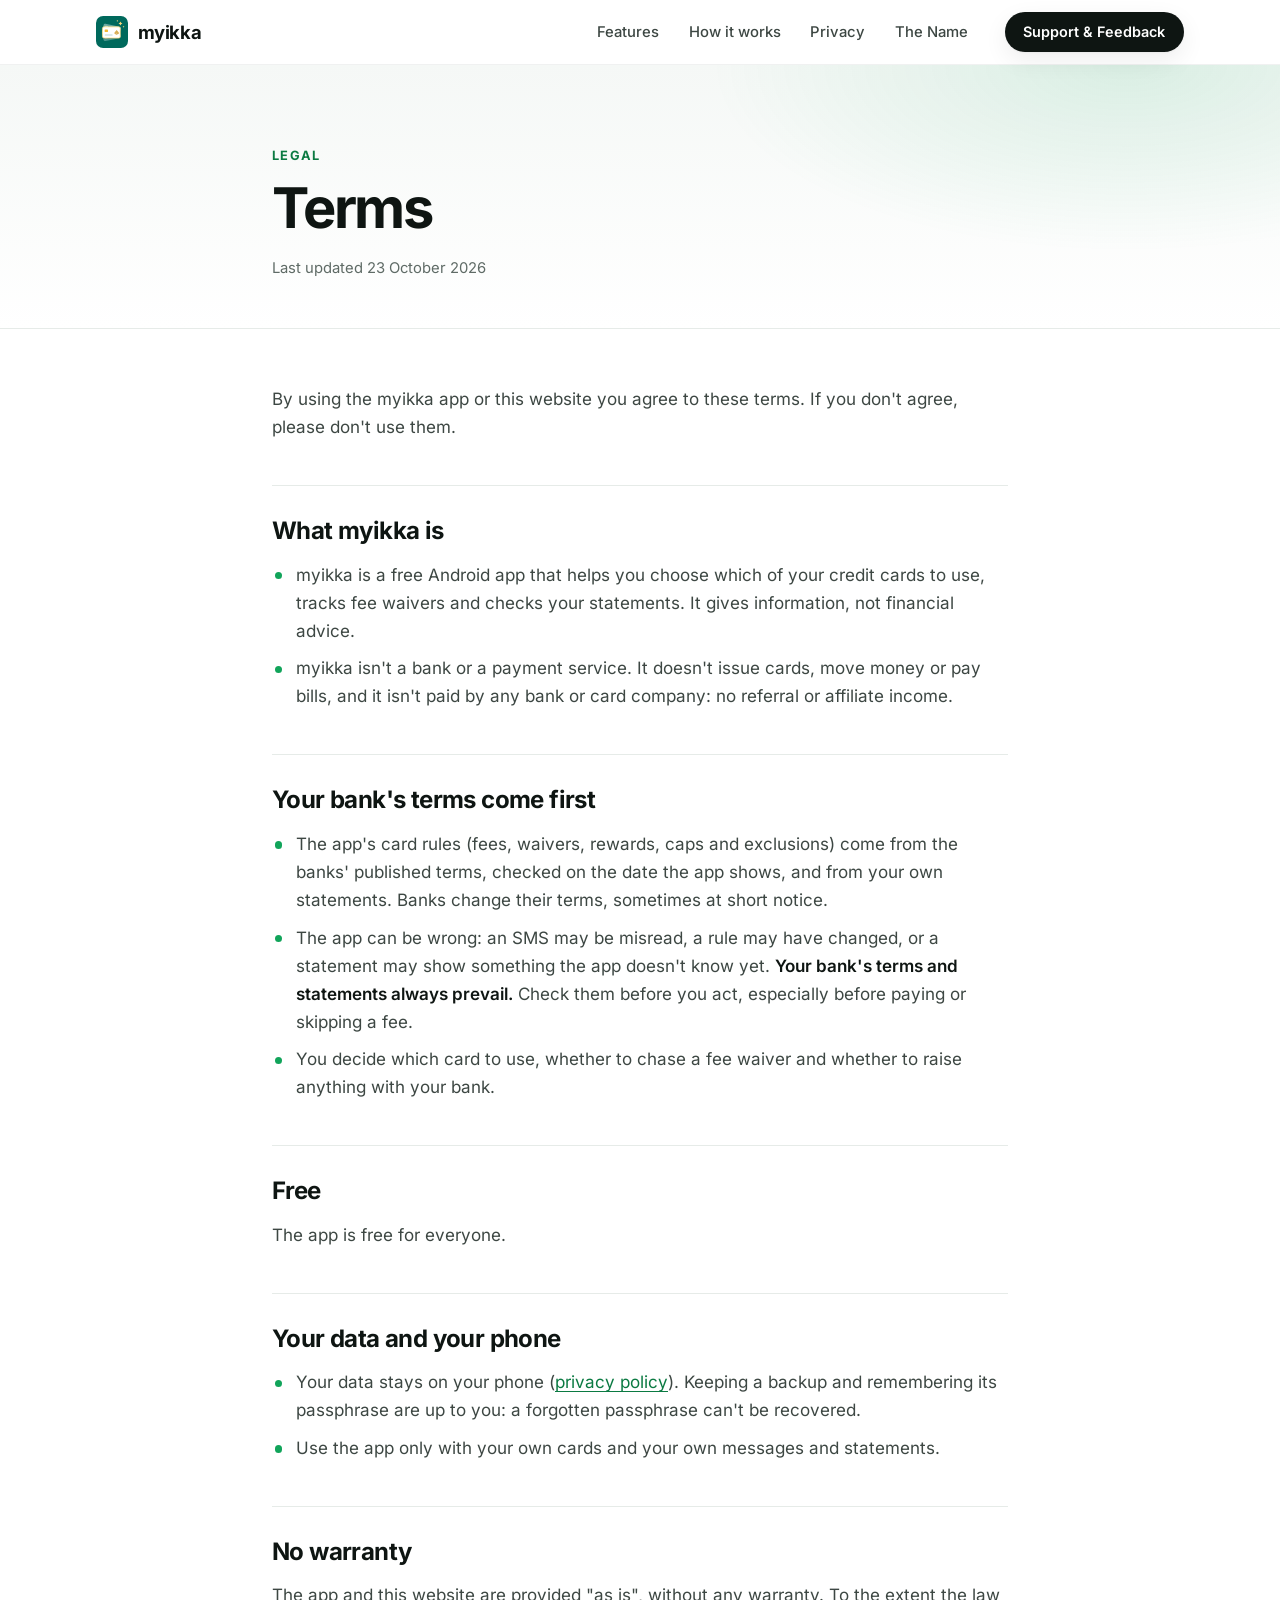
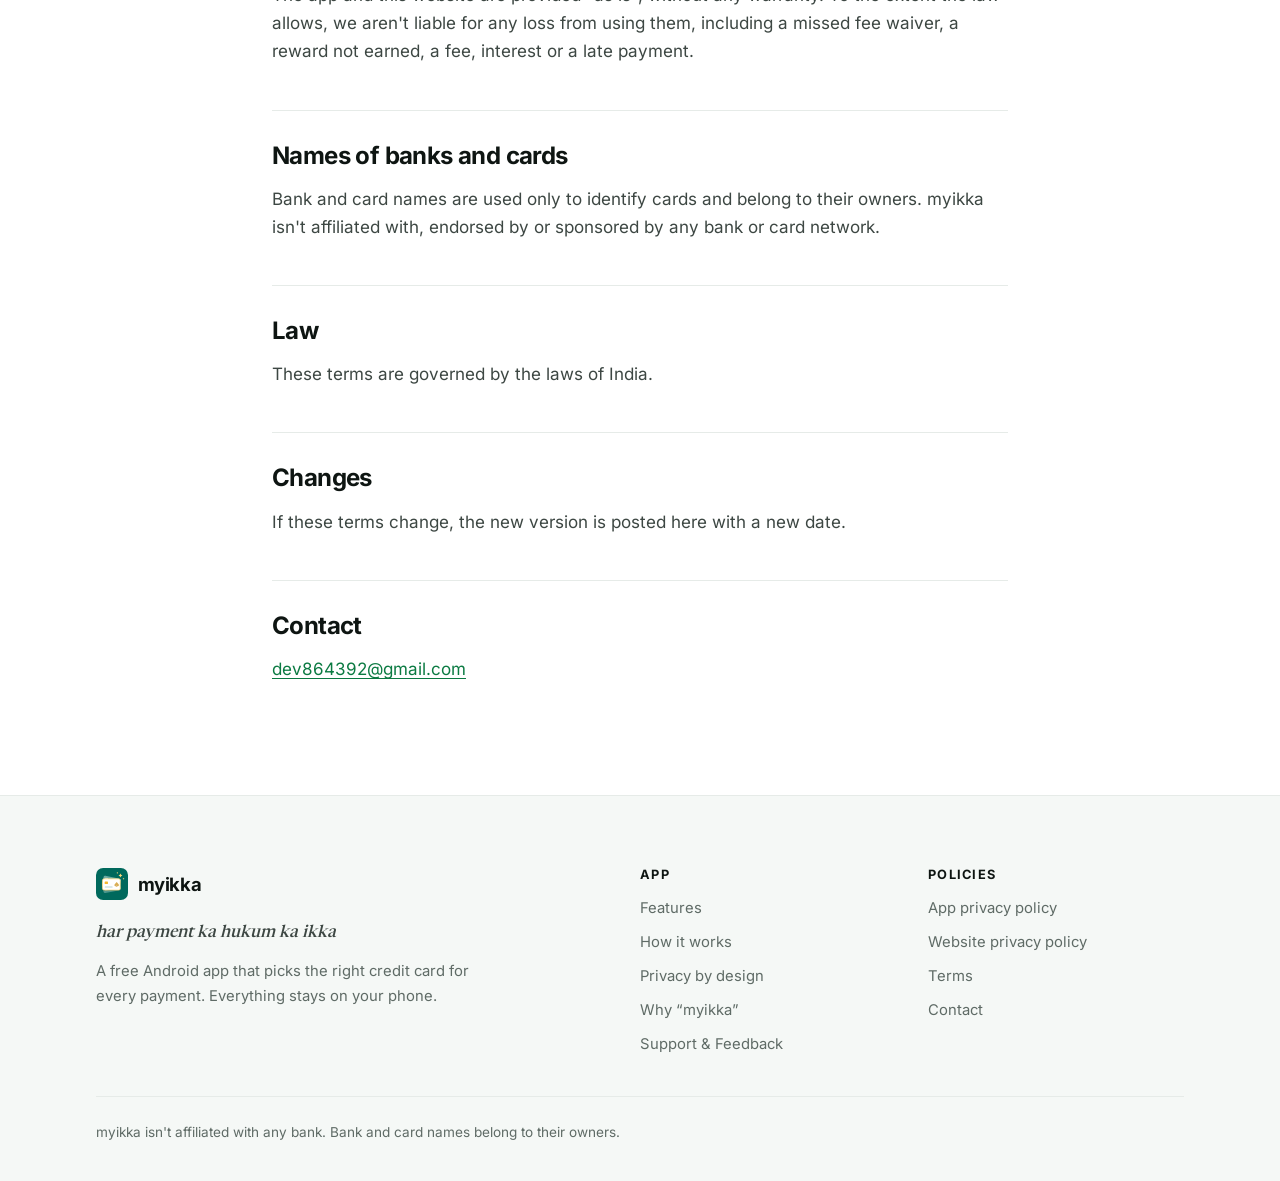
<file: terms/index.html>
<!doctype html>
<html lang="en-IN">
<head>
  <meta charset="utf-8">
  <meta name="viewport" content="width=device-width, initial-scale=1">
  <!-- Only the site's own files load: its stylesheet, fonts, images and menu script. -->
  <meta http-equiv="Content-Security-Policy" content="default-src 'none'; script-src 'self'; style-src 'self'; font-src 'self'; img-src 'self'; base-uri 'none'; form-action 'none'">
  <meta name="referrer" content="no-referrer">
  <meta name="color-scheme" content="light">
  <meta name="theme-color" content="#ffffff">
  <title>Terms · myikka</title>
  <meta name="description" content="The terms for using the myikka app and this website.">
  <link rel="icon" href="/assets/icon.svg" type="image/svg+xml">
  <link rel="preload" href="/assets/fonts/inter-latin-wght-normal.woff2" as="font" type="font/woff2" crossorigin>
  <link rel="stylesheet" href="/assets/site.css">
  
  <script src="/assets/nav.js" defer></script>
</head>
<body>
  <a class="skip" href="#main">Skip to content</a>
  <header class="site-header">
    <div class="container header-row">
      <a class="logo" href="/" aria-label="myikka home">
        <img src="/assets/icon.svg" width="32" height="32" alt="">
        <span>myikka</span>
      </a>
      <nav class="header-nav" aria-label="Site">
        <a href="/#features">Features</a>
        <a href="/#how">How it works</a>
        <a href="/#privacy">Privacy</a>
        <a href="/#name">The Name</a>
      </nav>
      <a class="btn btn-dark btn-sm support-cta" href="/#support">Support &amp; Feedback</a>
    </div>
  </header>

  <main id="main">
    <section class="page-hero">
  <div class="container narrow">
    <p class="eyebrow">Legal</p>
    <h1>Terms</h1>
    <p class="updated">Last updated 23 October 2026</p>
  </div>
</section>
<article class="container narrow prose">
  <p>By using the myikka app or this website you agree to these terms. If you don't agree, please
don't use them.</p>

<h2>What myikka is</h2>
<ul>
  <li>myikka is a free Android app that helps you choose which of your credit cards to use, tracks
  fee waivers and checks your statements. It gives information, not financial advice.</li>
  <li>myikka isn't a bank or a payment service. It doesn't issue cards, move money or pay bills,
  and it isn't paid by any bank or card company: no referral or affiliate income.</li>
</ul>

<h2>Your bank's terms come first</h2>
<ul>
  <li>The app's card rules (fees, waivers, rewards, caps and exclusions) come from the banks'
  published terms, checked on the date the app shows, and from your own statements. Banks change
  their terms, sometimes at short notice.</li>
  <li>The app can be wrong: an SMS may be misread, a rule may have changed, or a statement may
  show something the app doesn't know yet. <strong>Your bank's terms and statements always
  prevail.</strong> Check them before you act, especially before paying or skipping a fee.</li>
  <li>You decide which card to use, whether to chase a fee waiver and whether to raise anything
  with your bank.</li>
</ul>


<h2>Free</h2>
<p>The app is free for everyone.</p>


<h2>Your data and your phone</h2>
<ul>
  <li>Your data stays on your phone (<a href="/privacy/">privacy
  policy</a>). Keeping a backup and remembering its passphrase are up to you: a forgotten
  passphrase can't be recovered.</li>
  <li>Use the app only with your own cards and your own messages and statements.</li>
</ul>

<h2>No warranty</h2>
<p>The app and this website are provided "as is", without any warranty. To the extent the law
allows, we aren't liable for any loss from using them, including a missed fee waiver, a reward
not earned, a fee, interest or a late payment.</p>

<h2>Names of banks and cards</h2>
<p>Bank and card names are used only to identify cards and belong to their owners. myikka isn't
affiliated with, endorsed by or sponsored by any bank or card network.</p>

<h2>Law</h2>
<p>These terms are governed by the laws of India.</p>

<h2>Changes</h2>
<p>If these terms change, the new version is posted here with a new date.</p>

<h2>Contact</h2>
<p><a href="mailto:dev864392@gmail.com">dev864392@gmail.com</a></p>

</article>

  </main>

  <footer class="site-footer">
    <div class="container">
      <div class="footer-grid">
        <div class="footer-brand">
          <a class="logo" href="/">
            <img src="/assets/icon.svg" width="32" height="32" alt="">
            <span>myikka</span>
          </a>
          <p class="footer-tagline">har payment ka hukum ka ikka</p>
          <p>A free Android app that picks the right credit card for every payment. Everything stays on your phone.</p>
        </div>
        <nav aria-label="App">
          <h2>App</h2>
          <a href="/#features">Features</a>
          <a href="/#how">How it works</a>
          <a href="/#privacy">Privacy by design</a>
          <a href="/#name">Why &ldquo;myikka&rdquo;</a>
          <a href="/#support">Support &amp; Feedback</a>
        </nav>
        <nav aria-label="Policies">
          <h2>Policies</h2>
          <a href="/privacy/">App privacy policy</a>
          <a href="/website-privacy/">Website privacy policy</a>
          <a href="/terms/">Terms</a>
          
          <a href="/contact/">Contact</a>
        </nav>
      </div>
      <div class="footer-legal">
        <p>myikka isn't affiliated with any bank. Bank and card names belong to their owners.</p>
      </div>
    </div>
  </footer>
</body>
</html>
</file>
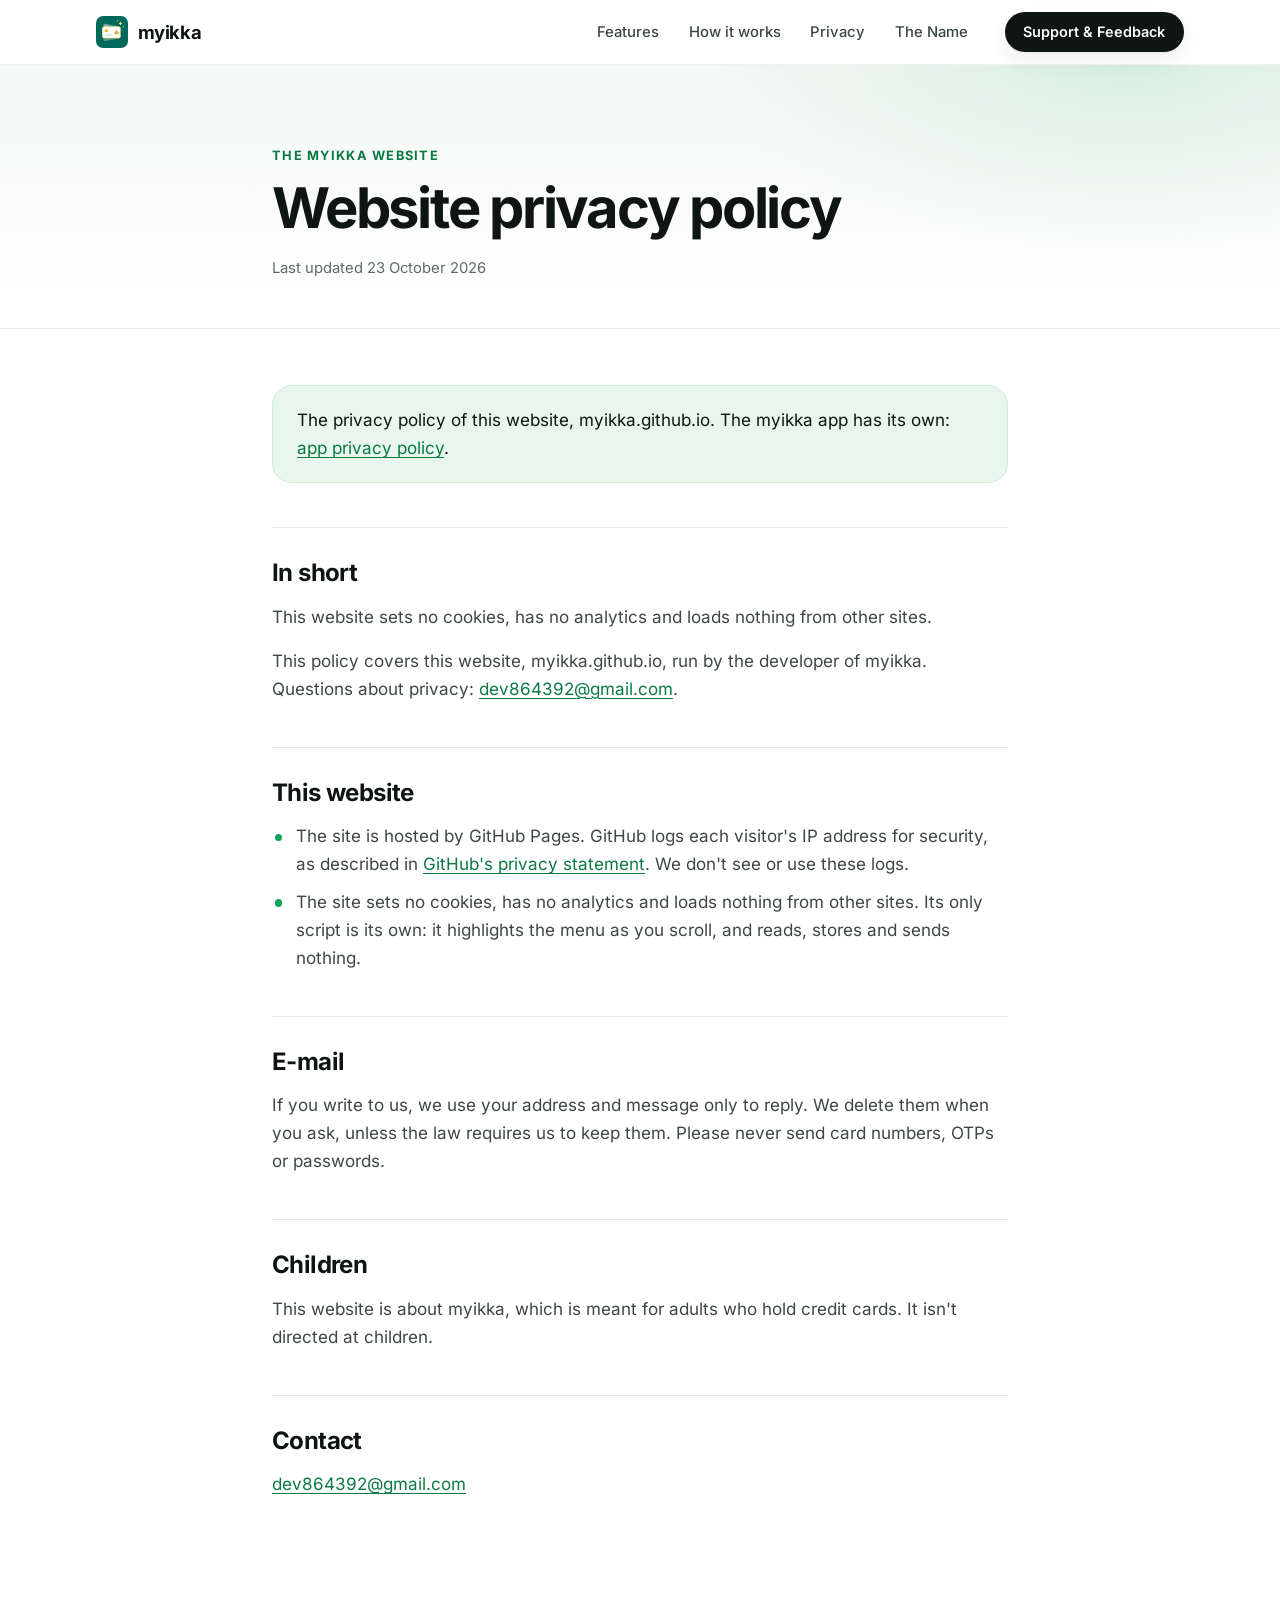
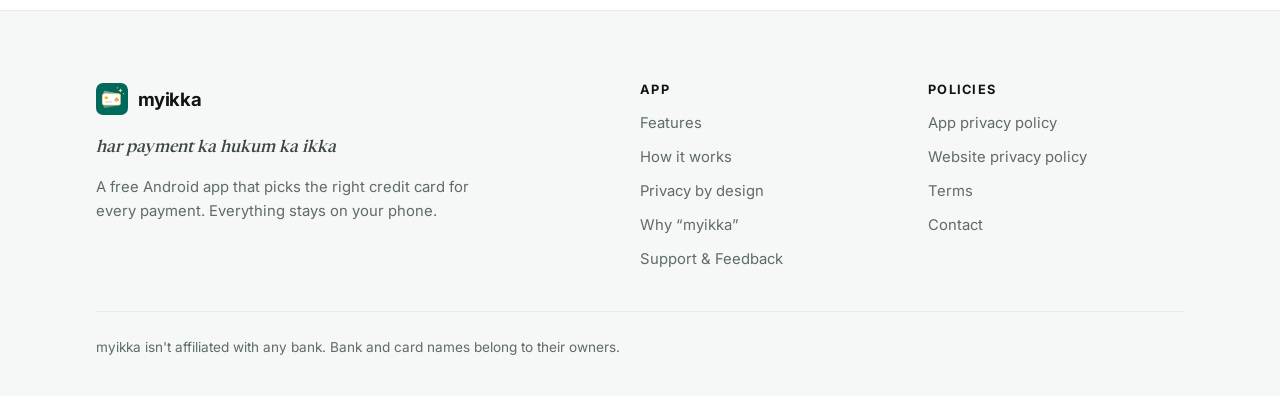
<file: website-privacy/index.html>
<!doctype html>
<html lang="en-IN">
<head>
  <meta charset="utf-8">
  <meta name="viewport" content="width=device-width, initial-scale=1">
  <!-- Only the site's own files load: its stylesheet, fonts, images and menu script. -->
  <meta http-equiv="Content-Security-Policy" content="default-src 'none'; script-src 'self'; style-src 'self'; font-src 'self'; img-src 'self'; base-uri 'none'; form-action 'none'">
  <meta name="referrer" content="no-referrer">
  <meta name="color-scheme" content="light">
  <meta name="theme-color" content="#ffffff">
  <title>Website privacy policy · myikka</title>
  <meta name="description" content="What this website, myikka.github.io, does with your data. The myikka app has its own privacy policy.">
  <link rel="icon" href="/assets/icon.svg" type="image/svg+xml">
  <link rel="preload" href="/assets/fonts/inter-latin-wght-normal.woff2" as="font" type="font/woff2" crossorigin>
  <link rel="stylesheet" href="/assets/site.css">
  
  <script src="/assets/nav.js" defer></script>
</head>
<body>
  <a class="skip" href="#main">Skip to content</a>
  <header class="site-header">
    <div class="container header-row">
      <a class="logo" href="/" aria-label="myikka home">
        <img src="/assets/icon.svg" width="32" height="32" alt="">
        <span>myikka</span>
      </a>
      <nav class="header-nav" aria-label="Site">
        <a href="/#features">Features</a>
        <a href="/#how">How it works</a>
        <a href="/#privacy">Privacy</a>
        <a href="/#name">The Name</a>
      </nav>
      <a class="btn btn-dark btn-sm support-cta" href="/#support">Support &amp; Feedback</a>
    </div>
  </header>

  <main id="main">
    <section class="page-hero">
  <div class="container narrow">
    <p class="eyebrow">The myikka website</p>
    <h1>Website privacy policy</h1>
    <p class="updated">Last updated 23 October 2026</p>
  </div>
</section>
<article class="container narrow prose">
  <p class="callout">The privacy policy of this website, myikka.github.io. The myikka app has its
own: <a href="/privacy/">app privacy policy</a>.</p>

<h2>In short</h2>
<p>This website sets no cookies, has no analytics and loads nothing from other sites.</p>
<p>This policy covers this website, myikka.github.io, run by the developer of myikka. Questions
about privacy: <a href="mailto:dev864392@gmail.com">dev864392@gmail.com</a>.</p>

<h2>This website</h2>
<ul>
  <li>The site is hosted by GitHub Pages. GitHub logs each visitor's IP address for security, as
  described in <a href="https://docs.github.com/en/site-policy/privacy-policies/github-general-privacy-statement">GitHub's
  privacy statement</a>. We don't see or use these logs.</li>
  <li>The site sets no cookies, has no analytics and loads nothing from other sites. Its only
  script is its own: it highlights the menu as you scroll, and reads, stores and sends
  nothing.</li>
</ul>



<h2>E-mail</h2>
<p>If you write to us, we use your address and message only to reply. We delete them when you
ask, unless the law requires us to keep them. Please never send card numbers, OTPs or
passwords.</p>

<h2>Children</h2>
<p>This website is about myikka, which is meant for adults who hold credit cards. It isn't
directed at children.</p>

<h2>Contact</h2>
<p><a href="mailto:dev864392@gmail.com">dev864392@gmail.com</a></p>

</article>

  </main>

  <footer class="site-footer">
    <div class="container">
      <div class="footer-grid">
        <div class="footer-brand">
          <a class="logo" href="/">
            <img src="/assets/icon.svg" width="32" height="32" alt="">
            <span>myikka</span>
          </a>
          <p class="footer-tagline">har payment ka hukum ka ikka</p>
          <p>A free Android app that picks the right credit card for every payment. Everything stays on your phone.</p>
        </div>
        <nav aria-label="App">
          <h2>App</h2>
          <a href="/#features">Features</a>
          <a href="/#how">How it works</a>
          <a href="/#privacy">Privacy by design</a>
          <a href="/#name">Why &ldquo;myikka&rdquo;</a>
          <a href="/#support">Support &amp; Feedback</a>
        </nav>
        <nav aria-label="Policies">
          <h2>Policies</h2>
          <a href="/privacy/">App privacy policy</a>
          <a href="/website-privacy/">Website privacy policy</a>
          <a href="/terms/">Terms</a>
          
          <a href="/contact/">Contact</a>
        </nav>
      </div>
      <div class="footer-legal">
        <p>myikka isn't affiliated with any bank. Bank and card names belong to their owners.</p>
      </div>
    </div>
  </footer>
</body>
</html>
</file>
<file: assets/site.css>
/* myikka's website: light, modern, no scripts. Fonts are served from this site (SIL Open Font
   License: fonts/OFL-Inter.txt, fonts/OFL-Newsreader.txt), so nothing loads from another site. */
@font-face {
  font-family: "Inter";
  src: url("fonts/inter-latin-wght-normal.woff2") format("woff2");
  font-weight: 100 900;
  font-display: swap;
  unicode-range: U+0000-00FF, U+0131, U+0152-0153, U+02BB-02BC, U+02C6, U+02DA, U+02DC, U+0304,
    U+0308, U+0329, U+2000-206F, U+20AC, U+2122, U+2191, U+2193, U+2212, U+2215, U+FEFF, U+FFFD;
}

/* Only the rupee sign, cut from Inter's latin-ext file (1 KB instead of 85 KB). */
@font-face {
  font-family: "Inter";
  src: url("fonts/inter-rupee-wght-normal.woff2") format("woff2");
  font-weight: 100 900;
  font-display: swap;
  unicode-range: U+20B9;
}

@font-face {
  font-family: "Newsreader";
  src: url("fonts/newsreader-display-500.woff") format("woff");
  font-weight: 500;
  font-display: swap;
}

/* Every colour is a token. Brand colours come from the app (accent green, launcher teal, amber). */
:root {
  color-scheme: light;
  --bg: #fff;
  --bg-soft: #f5f8f6;
  --surface: #fff;
  --text: #0e1512;
  --text-2: #3d4743;
  --muted: #5f6b66;
  --line: #e6ebe8;
  --line-strong: #d3dbd7;
  --brand: #00695c;
  --brand-soft: #e3f1ef;
  --brand-hover: #005a4f;
  --accent: #11a45a;
  --accent-text: #0b7a42;
  --accent-soft: #e8f6ee;
  --amber: #ffc107;
  --amber-soft: #fff5d6;
  --amber-text: #8a5300;
  --on-dark: #fff;
  --on-brand: #d3ebe4; /* Body text on the teal privacy band. */
  --dark-hover: #1f2a26;
  --shadow-sm: 0 1px 2px rgb(14 21 18 / 5%);
  --shadow-md: 0 1px 2px rgb(14 21 18 / 4%), 0 8px 24px rgb(14 21 18 / 7%);
  --shadow-lg: 0 2px 6px rgb(14 21 18 / 6%), 0 24px 60px rgb(14 21 18 / 16%);
  --sans: "Inter", system-ui, -apple-system, "Segoe UI", Roboto, sans-serif;
  --serif: "Newsreader", "Noto Serif", Georgia, serif;
  --radius: 1.25rem;
  --radius-lg: 1.75rem;
  --container: 72rem;
  --gutter: clamp(1rem, 4vw, 2rem);
  --header-h: 4rem;
}

/* ---- Base ---- */

*,
*::before,
*::after {
  box-sizing: border-box;
}

html {
  scroll-behavior: smooth;
  scroll-padding-top: calc(var(--header-h) + 1rem);
  -webkit-text-size-adjust: 100%;
  text-size-adjust: 100%;
}

body {
  margin: 0;
  background: var(--bg);
  color: var(--text);
  font: 400 1rem/1.65 var(--sans);
  -webkit-font-smoothing: antialiased;
  overflow-wrap: break-word;
}

img,
svg {
  display: block;
  max-width: 100%;
}

a {
  color: var(--accent-text);
  text-decoration-thickness: 1px;
  text-underline-offset: 0.18em;
}

a:hover {
  text-decoration-thickness: 2px;
}

:focus-visible {
  outline: 2px solid var(--accent);
  outline-offset: 3px;
  border-radius: 0.375rem;
}

h1,
h2,
h3 {
  margin: 0;
  color: var(--text);
  font-weight: 700;
  letter-spacing: -0.025em;
  line-height: 1.1;
  text-wrap: balance;
}

p {
  margin: 0 0 1rem;
}

.container {
  width: 100%;
  max-width: var(--container);
  margin-inline: auto;
  padding-inline: var(--gutter);
}

.narrow {
  max-width: calc(46rem + 2 * var(--gutter));
}

.skip {
  position: absolute;
  top: 0.5rem;
  left: -999rem;
  z-index: 100;
  padding: 0.5rem 1rem;
  border-radius: 999px;
  background: var(--text);
  color: var(--on-dark);
}

.skip:focus {
  left: 0.5rem;
}

.eyebrow {
  margin: 0 0 0.75rem;
  color: var(--accent-text);
  font-size: 0.8rem;
  font-weight: 700;
  letter-spacing: 0.1em;
  text-transform: uppercase;
}

/* ---- Header ---- */

.site-header {
  position: sticky;
  top: 0;
  z-index: 50;
  border-bottom: 1px solid rgb(14 21 18 / 6%);
  background: rgb(255 255 255 / 78%);
  -webkit-backdrop-filter: saturate(180%) blur(14px);
  backdrop-filter: saturate(180%) blur(14px);
}

.header-row {
  display: flex;
  align-items: center;
  gap: 1rem;
  height: var(--header-h);
}

.logo {
  display: inline-flex;
  align-items: center;
  gap: 0.6rem;
  color: var(--text);
  font-size: 1.15rem;
  font-weight: 700;
  letter-spacing: -0.02em;
  text-decoration: none;
}

.logo img {
  width: 2rem;
  height: 2rem;
}

.header-nav {
  display: none;
  gap: 0.25rem;
  margin-left: auto;
}

.header-nav a {
  padding: 0.45rem 0.8rem;
  border-radius: 999px;
  color: var(--text-2);
  font-size: 0.925rem;
  font-weight: 500;
  text-decoration: none;
  transition: background-color 0.3s ease, color 0.3s ease;
}

.header-nav a:hover {
  background: var(--bg-soft);
  color: var(--text);
}

/* The section being read (assets/nav.js), softly; the Support & Feedback button has its own look. */
.header-nav a[aria-current] {
  background: var(--accent-soft);
  color: var(--accent-text);
}

.header-row .btn {
  margin-left: auto;
}

/* Support & Feedback: always the dark pill; once the page is scrolled down (assets/nav.js) it
   turns the brand's teal with a soft ring, so it stays easy to find while reading. */
.support-cta {
  transition: transform 0.15s ease, background-color 0.3s ease, box-shadow 0.3s ease;
}

.support-cta.is-raised {
  background: var(--brand);
  box-shadow: 0 0 0 4px rgb(0 105 92 / 18%), var(--shadow-lg);
}

.support-cta.is-raised:hover {
  background: var(--brand-hover);
}

@media (prefers-reduced-motion: reduce) {
  .support-cta {
    transition: none;
  }
}

@media (min-width: 52rem) {
  .header-nav {
    display: flex;
  }

  .header-row .btn {
    margin-left: 0.5rem;
  }
}

/* ---- Buttons ---- */

.btn {
  display: inline-flex;
  align-items: center;
  justify-content: center;
  gap: 0.5rem;
  min-height: 3rem;
  padding: 0 1.4rem;
  border: 1px solid transparent;
  border-radius: 999px;
  font: 600 0.975rem/1 var(--sans);
  text-decoration: none;
  white-space: nowrap;
  transition: transform 0.15s ease, background-color 0.15s ease, border-color 0.15s ease;
}

.btn:hover {
  transform: translateY(-1px);
}

.btn svg {
  width: 1.1rem;
  height: 1.1rem;
}

.btn-dark {
  background: var(--text);
  color: var(--on-dark);
  box-shadow: var(--shadow-md);
}

.btn-dark:hover {
  background: var(--dark-hover);
}

.btn-light {
  border-color: var(--line-strong);
  background: var(--surface);
  color: var(--text);
}

.btn-light:hover {
  border-color: var(--text);
}

.btn-sm {
  min-height: 2.5rem;
  padding: 0 1.1rem;
  font-size: 0.9rem;
}

/* ---- Hero ---- */

.hero {
  position: relative;
  overflow: clip;
  padding-block: clamp(3rem, 8vw, 6rem) clamp(4rem, 9vw, 7rem);
  background:
    radial-gradient(48rem 28rem at 92% -6%, rgb(17 164 90 / 16%), transparent 65%),
    radial-gradient(36rem 24rem at -6% 8%, rgb(0 105 92 / 10%), transparent 65%),
    radial-gradient(30rem 22rem at 62% 104%, rgb(255 193 7 / 14%), transparent 65%),
    var(--bg);
}

/* A faint dot grid that fades out towards the edges. */
.hero::before {
  content: "";
  position: absolute;
  inset: 0;
  background-image: radial-gradient(rgb(14 21 18 / 9%) 1px, transparent 1px);
  background-size: 22px 22px;
  -webkit-mask-image: radial-gradient(ellipse 70% 60% at 50% 30%, #000 30%, transparent 75%);
  mask-image: radial-gradient(ellipse 70% 60% at 50% 30%, #000 30%, transparent 75%);
  pointer-events: none;
}

.hero-grid {
  position: relative;
  display: grid;
  gap: clamp(3.5rem, 7vw, 4rem);
  align-items: center;
}

@media (min-width: 60rem) {
  .hero-grid {
    grid-template-columns: 1.1fr 0.9fr;
  }
}

.pill {
  display: inline-flex;
  align-items: center;
  gap: 0.55rem;
  padding: 0.35rem 0.9rem 0.35rem 0.7rem;
  border: 1px solid var(--line);
  border-radius: 999px;
  background: rgb(255 255 255 / 75%);
  box-shadow: var(--shadow-sm);
  color: var(--text-2);
  font-size: 0.85rem;
  font-weight: 500;
}

/* On a narrow phone the pill wraps after the "·", never inside a phrase. */
.pill-part {
  white-space: nowrap;
}

.dot {
  width: 0.5rem;
  height: 0.5rem;
  border-radius: 50%;
  background: var(--accent);
  box-shadow: 0 0 0 4px rgb(17 164 90 / 18%);
}

.hero h1 {
  margin-top: 1.25rem;
  font-size: clamp(2.6rem, 7vw, 4.5rem);
  letter-spacing: -0.04em;
  line-height: 1.02;
}

.serif-accent {
  color: var(--brand);
  font-family: var(--serif);
  font-style: italic;
  font-weight: 500;
  letter-spacing: -0.01em;
}

.hero-tagline {
  margin: 1rem 0 0;
  color: var(--muted);
  font-family: var(--serif);
  font-size: clamp(1.15rem, 2.5vw, 1.35rem);
  font-style: italic;
}

.hero-lede {
  max-width: 34rem;
  margin: 1.25rem 0 0;
  color: var(--text-2);
  font-size: clamp(1.05rem, 2vw, 1.2rem);
}

.hero-actions {
  display: flex;
  flex-wrap: wrap;
  gap: 0.75rem;
  margin-top: 2rem;
}

.stats {
  display: grid;
  grid-template-columns: repeat(3, minmax(0, 1fr));
  gap: 1rem;
  max-width: 30rem;
  margin-top: 2.5rem;
  padding-top: 1.25rem;
  border-top: 1px solid var(--line);
}

.stat strong {
  display: block;
  margin-bottom: 0.2rem;
  font-size: clamp(1.05rem, 2.4vw, 1.3rem);
  letter-spacing: -0.03em;
  line-height: 1.2;
}

.stat span {
  display: block;
  color: var(--muted);
  font-size: 0.8rem;
  line-height: 1.35;
}

/* Narrow phones: one row per item, the word on the left and its line beside it. */
@media (max-width: 34rem) {
  .stats {
    grid-template-columns: 1fr;
    gap: 0.75rem;
  }

  .stat {
    display: grid;
    grid-template-columns: 8.5rem 1fr;
    gap: 0.75rem;
    align-items: baseline;
  }

  .stat strong {
    margin: 0;
  }
}

/* ---- The phone in the hero: a picture of "Which card to use?" (made-up figures) ---- */

.showcase {
  position: relative;
  justify-self: center;
  width: min(19rem, 100%);
}

.device {
  aspect-ratio: 9 / 19.5;
  padding: 0.55rem;
  border-radius: 2.75rem;
  background: linear-gradient(145deg, #2a3330, var(--text));
  box-shadow: var(--shadow-lg), inset 0 0 0 1px rgb(255 255 255 / 8%);
}

.screen {
  position: relative;
  height: 100%;
  overflow: hidden;
  padding: 2.5rem 1rem 1rem;
  border-radius: 2.25rem;
  background: #fafaf8;
}

.screen::before {
  content: "";
  position: absolute;
  top: 0.7rem;
  left: 50%;
  width: 5.5rem;
  height: 1.4rem;
  border-radius: 999px;
  background: var(--text);
  transform: translateX(-50%);
}

.app-title {
  margin: 0.25rem 0 0.75rem;
  font-family: var(--serif);
  font-size: 1.35rem;
  font-weight: 500;
  letter-spacing: -0.01em;
  line-height: 1.2;
}

.app-chips {
  display: flex;
  flex-wrap: wrap;
  gap: 0.35rem;
  margin-bottom: 0.9rem;
}

.app-chip {
  padding: 0.25rem 0.6rem;
  border-radius: 999px;
  background: var(--text);
  color: var(--on-dark);
  font-size: 0.7rem;
  font-weight: 500;
}

.app-best {
  padding: 0.85rem;
  border: 1.5px solid var(--accent);
  border-radius: 1rem;
  background: var(--surface);
  box-shadow: var(--shadow-md);
}

.app-label {
  margin: 0;
  color: var(--accent-text);
  font-size: 0.62rem;
  font-weight: 700;
  letter-spacing: 0.08em;
  text-transform: uppercase;
}

.app-card,
.app-row {
  display: flex;
  align-items: center;
  gap: 0.6rem;
}

.app-card {
  margin-top: 0.5rem;
  font-size: 0.7rem;
  line-height: 1.3;
}

.app-card strong {
  display: block;
  font-size: 0.85rem;
}

.app-card span {
  color: var(--muted);
}

.app-reward {
  margin-left: auto;
  color: var(--accent-text);
  font-size: 1.1rem;
  font-weight: 700;
  text-align: right;
}

.app-reward small {
  display: block;
  color: var(--muted);
  font-size: 0.62rem;
  font-weight: 500;
}

.app-foot {
  margin: 0.7rem 0 0;
  padding: 0.45rem 0.6rem;
  border-radius: 0.6rem;
  background: var(--accent-soft);
  color: var(--accent-text);
  font-size: 0.68rem;
  font-weight: 500;
}

.app-others {
  margin: 1rem 0 0;
  padding: 0;
  list-style: none;
}

.app-row {
  padding: 0.6rem 0.15rem;
  border-bottom: 1px solid var(--line);
  color: var(--muted);
  font-size: 0.78rem;
}

.app-row b {
  margin-left: auto;
  color: var(--text-2);
}

.mini-card {
  position: relative;
  flex: none;
  width: 2.3rem;
  height: 1.5rem;
  border-radius: 0.3rem;
  background: linear-gradient(135deg, var(--brand), var(--accent));
}

.mini-card::after {
  content: "";
  position: absolute;
  top: 0.45rem;
  left: 0.3rem;
  width: 0.45rem;
  height: 0.35rem;
  border-radius: 0.08rem;
  background: var(--amber);
}

.mini-card.slate {
  background: linear-gradient(135deg, #3f4a56, #8896a5);
}

.mini-card.plum {
  background: linear-gradient(135deg, #5b3a6b, #a77bb8);
}

.mini-card.sand {
  background: linear-gradient(135deg, #8a6a3a, #d2b07a);
}

.app-dock {
  position: absolute;
  right: 1rem;
  bottom: 1rem;
  left: 1rem;
  display: flex;
  justify-content: space-around;
  padding: 0.55rem;
  border-radius: 999px;
  background: var(--surface);
  box-shadow: var(--shadow-md);
  color: var(--muted);
  font-size: 0.6rem;
  font-weight: 600;
}

.app-dock span:first-child {
  color: var(--text);
}

.float {
  position: absolute;
  z-index: 2;
  display: flex;
  align-items: center;
  gap: 0.65rem;
  padding: 0.7rem 0.9rem;
  border: 1px solid rgb(255 255 255 / 60%);
  border-radius: 1rem;
  background: rgb(255 255 255 / 90%);
  -webkit-backdrop-filter: blur(10px);
  backdrop-filter: blur(10px);
  box-shadow: var(--shadow-lg);
  font-size: 0.78rem;
  line-height: 1.3;
  white-space: nowrap;
}

.float strong {
  display: block;
  font-size: 0.82rem;
}

.float span {
  color: var(--muted);
}

/* Both bubbles sit over the empty lower half of the screen, never over the answer. */
.float-waiver {
  top: 65%;
  left: -2.5rem;
}

.float-check {
  top: 79%;
  right: -2.5rem;
}

@media (max-width: 30rem) {
  .float-waiver {
    left: -0.5rem;
  }

  .float-check {
    right: -0.5rem;
  }
}

.progress {
  width: 7rem;
  height: 0.4rem;
  margin-top: 0.4rem;
  overflow: hidden;
  border-radius: 999px;
  background: var(--line);
}

.progress i {
  display: block;
  width: 72%;
  height: 100%;
  border-radius: inherit;
  background: linear-gradient(90deg, var(--accent), var(--brand));
}

/* ---- Sections ---- */

.section {
  padding-block: clamp(4rem, 9vw, 7rem);
}

.section-soft {
  border-block: 1px solid var(--line);
  background: var(--bg-soft);
}

.section-head {
  max-width: 42rem;
  margin-bottom: clamp(2rem, 5vw, 3.5rem);
}

.section-head h2 {
  font-size: clamp(2rem, 4.5vw, 3rem);
  letter-spacing: -0.035em;
}

.section-head p {
  margin: 1rem 0 0;
  color: var(--text-2);
  font-size: 1.1rem;
}

.icon {
  display: grid;
  flex: none;
  place-items: center;
  width: 2.75rem;
  height: 2.75rem;
  border-radius: 0.9rem;
  background: var(--accent-soft);
  color: var(--accent-text);
}

.icon svg {
  width: 1.35rem;
  height: 1.35rem;
}

.icon-sm {
  width: 2rem;
  height: 2rem;
  border-radius: 0.6rem;
}

.icon-sm svg {
  width: 1.1rem;
  height: 1.1rem;
}

.icon-teal {
  background: var(--brand-soft);
  color: var(--brand);
}

.icon-amber {
  background: var(--amber-soft);
  color: var(--amber-text);
}

/* ---- Features (bento grid) ---- */

.bento {
  display: grid;
  grid-template-columns: 1fr;
  gap: 1rem;
}

.feature {
  display: flex;
  flex-direction: column;
  gap: 0.75rem;
  padding: 1.5rem;
  border: 1px solid var(--line);
  border-radius: var(--radius-lg);
  background: var(--surface);
  box-shadow: var(--shadow-sm);
  transition: transform 0.2s ease, box-shadow 0.2s ease, border-color 0.2s ease;
}

.feature:hover {
  border-color: var(--line-strong);
  box-shadow: var(--shadow-md);
  transform: translateY(-3px);
}

.feature h3 {
  margin-top: 0.25rem;
  font-size: 1.2rem;
  letter-spacing: -0.02em;
}

.feature p {
  margin: 0;
  color: var(--muted);
}

.feature-hero {
  background: linear-gradient(135deg, var(--surface) 45%, var(--accent-soft));
}

@media (min-width: 40rem) {
  .bento {
    grid-template-columns: repeat(2, minmax(0, 1fr));
  }

  .span-2,
  .span-2-md {
    grid-column: span 2;
  }
}

@media (min-width: 62rem) {
  .bento {
    grid-template-columns: repeat(3, minmax(0, 1fr));
  }

  .span-2-md {
    grid-column: auto;
  }
}

/* Small pictures inside feature cards (made-up figures). */
.bars {
  display: grid;
  gap: 0.5rem;
  margin-top: auto;
  padding-top: 0.75rem;
}

.bar {
  display: grid;
  grid-template-columns: 6.5rem 1fr 3.75rem;
  gap: 0.75rem;
  align-items: center;
  color: var(--muted);
  font-size: 0.85rem;
}

.bar i {
  height: 0.6rem;
  border-radius: 999px;
  background: var(--line-strong);
}

.bar b {
  color: var(--text-2);
  text-align: right;
}

.bar:first-child {
  color: var(--text);
  font-weight: 600;
}

.bar:first-child i {
  background: linear-gradient(90deg, var(--accent), var(--brand));
}

.bar:first-child b {
  color: var(--accent-text);
}

.bar:nth-child(2) i {
  width: 83%;
}

.bar:nth-child(3) i {
  width: 80%;
}

.meter {
  margin-top: auto;
  padding-top: 0.75rem;
  font-size: 0.85rem;
}

.meter .progress {
  width: 100%;
  height: 0.6rem;
  margin: 0 0 0.5rem;
}

.meter p {
  display: flex;
  justify-content: space-between;
  gap: 0.5rem;
  margin: 0;
  color: var(--muted);
}

.meter b {
  color: var(--accent-text);
}

.columns {
  display: flex;
  align-items: flex-end;
  gap: 0.4rem;
  height: 4.5rem;
  margin-top: auto;
  padding-top: 0.75rem;
}

.columns i {
  flex: 1;
  height: 50%;
  border-radius: 0.3rem 0.3rem 0.15rem 0.15rem;
  background: var(--line-strong);
}

.columns i:nth-child(2) { height: 70%; }
.columns i:nth-child(3) { height: 45%; }
.columns i:nth-child(4) { height: 85%; }
.columns i:nth-child(5) { height: 60%; }
.columns i:nth-child(6) { height: 75%; }

.columns i:last-child {
  height: 100%;
  background: linear-gradient(180deg, var(--accent), var(--brand));
}

/* ---- How it works ---- */

.steps {
  display: grid;
  gap: 1rem;
  margin: 0;
  padding: 0;
  list-style: none;
  counter-reset: step;
}

@media (min-width: 52rem) {
  .steps {
    grid-template-columns: repeat(3, minmax(0, 1fr));
  }
}

.step {
  padding: 1.75rem 1.5rem 1.5rem;
  border: 1px solid var(--line);
  border-radius: var(--radius-lg);
  background: var(--surface);
  transition: transform 0.2s ease, box-shadow 0.2s ease, border-color 0.2s ease;
}

.step:hover {
  border-color: var(--line-strong);
  box-shadow: var(--shadow-md);
  transform: translateY(-3px);
}

.step::before {
  content: "0" counter(step);
  counter-increment: step;
  display: block;
  margin-bottom: 1.25rem;
  color: var(--accent);
  font-family: var(--serif);
  font-size: 2.75rem;
  font-style: italic;
  line-height: 1;
}

.step h3 {
  margin-bottom: 0.5rem;
  font-size: 1.2rem;
}

.step p {
  margin: 0;
  color: var(--muted);
}

/* ---- Privacy band ---- */

.privacy-band {
  position: relative;
  overflow: hidden;
  padding: clamp(2rem, 6vw, 4rem);
  border-radius: clamp(1.5rem, 3vw, 2.5rem);
  background:
    radial-gradient(40rem 22rem at 100% 0%, rgb(17 164 90 / 45%), transparent 60%),
    linear-gradient(160deg, var(--brand), #013c35);
  color: var(--on-brand);
}

.privacy-band .eyebrow {
  color: #9ee6be;
}

/* A decorative crest in the band's empty top-right corner: a shield with the ace of spades (the
   ikka of the name). Wide screens only: on narrower ones the heading and the text need the width. */
.privacy-shield {
  display: none;
}

@media (min-width: 62rem) {
  .privacy-shield {
    position: absolute;
    top: clamp(2.5rem, 4vw, 3.5rem);
    right: clamp(3rem, 6vw, 5rem);
    display: block;
    width: clamp(10rem, 15vw, 13.5rem);
    height: auto;
    filter: drop-shadow(0 18px 40px rgb(0 0 0 / 18%));
    pointer-events: none;
  }
}

.privacy-band h2 {
  max-width: 36rem;
  color: var(--on-dark);
  font-size: clamp(2rem, 4.5vw, 3rem);
  letter-spacing: -0.035em;
}

.privacy-band .lead {
  max-width: 38rem;
  margin: 1rem 0 0;
  font-size: 1.1rem;
}

.privacy-grid {
  display: grid;
  gap: 1rem;
  margin-top: 2.5rem;
}

@media (min-width: 40rem) {
  .privacy-grid {
    grid-template-columns: repeat(2, minmax(0, 1fr));
  }
}

@media (min-width: 62rem) {
  .privacy-grid {
    grid-template-columns: repeat(4, minmax(0, 1fr));
  }
}

.privacy-item {
  padding: 1.25rem;
  border: 1px solid rgb(255 255 255 / 12%);
  border-radius: var(--radius);
  background: rgb(255 255 255 / 6%);
  transition: transform 0.2s ease, background-color 0.2s ease, border-color 0.2s ease;
}

.privacy-item:hover {
  border-color: rgb(255 255 255 / 32%);
  background: rgb(255 255 255 / 12%);
  transform: translateY(-3px);
}

.privacy-item .icon {
  background: rgb(255 255 255 / 12%);
  color: var(--on-dark);
  transition: background-color 0.2s ease;
}

.privacy-item:hover .icon {
  background: rgb(255 255 255 / 22%);
}

.privacy-item h3 {
  margin: 1rem 0 0.4rem;
  color: var(--on-dark);
  font-size: 1.05rem;
}

.privacy-item p {
  margin: 0;
  font-size: 0.95rem;
}

/* ---- The name: a short story beside an ace of spades ---- */

.story {
  display: grid;
  gap: clamp(3rem, 7vw, 4.5rem);
  align-items: center;
}

@media (min-width: 52rem) {
  .story {
    grid-template-columns: 0.8fr 1.2fr;
  }
}

.ace-wrap {
  position: relative;
  justify-self: center;
  width: min(13rem, 46vw);
}

/* A second card behind, showing its green back. */
.ace-wrap::before {
  content: "";
  position: absolute;
  inset: 0;
  border-radius: 1rem;
  background:
    repeating-linear-gradient(45deg, rgb(255 255 255 / 9%) 0 2px, transparent 2px 10px),
    linear-gradient(145deg, var(--brand), var(--accent));
  box-shadow: var(--shadow-md);
  transform: translate(1.4rem, 0.4rem) rotate(9deg);
}

.ace {
  position: relative;
  display: grid;
  place-items: center;
  aspect-ratio: 5 / 7;
  border: 1px solid var(--line);
  border-radius: 1rem;
  background: var(--surface);
  box-shadow: var(--shadow-lg);
  color: var(--text);
  transform: rotate(-5deg);
}

.ace-corner {
  position: absolute;
  top: 0.8rem;
  left: 0.9rem;
  display: flex;
  flex-direction: column;
  align-items: center;
  gap: 0.2rem;
  font-family: var(--serif);
  font-size: 1.6rem;
  line-height: 1;
}

.ace-corner svg {
  width: 1rem;
  height: 1rem;
}

.ace-corner-end {
  top: auto;
  right: 0.9rem;
  bottom: 0.8rem;
  left: auto;
  transform: rotate(180deg);
}

.ace-pip svg {
  width: 5.5rem;
  height: 5.5rem;
}

.story-text h2 {
  margin-bottom: 1.25rem;
  font-size: clamp(2rem, 4.5vw, 3rem);
  letter-spacing: -0.035em;
}

.story-text p:not(.eyebrow) {
  max-width: 36rem;
  color: var(--text-2);
  font-size: 1.1rem;
}

.story-text .story-close {
  margin: 1.75rem 0 0;
  padding-top: 1.5rem;
  border-top: 1px solid var(--line);
}

.story-close span {
  display: block;
}

.story-close .serif-accent {
  font-size: clamp(1.5rem, 3vw, 2rem);
  line-height: 1.2;
}

.story-close span + span {
  margin-top: 0.35rem;
  color: var(--muted);
  font-size: 1rem;
}

/* ---- Support & feedback ---- */

.support-layout {
  display: grid;
  gap: 2rem;
}

@media (min-width: 62rem) {
  .support-layout {
    grid-template-columns: 0.9fr 1.1fr;
    align-items: start;
  }
}

.card {
  padding: clamp(1.5rem, 4vw, 2rem);
  border: 1px solid var(--line);
  border-radius: var(--radius-lg);
  background: var(--surface);
  box-shadow: var(--shadow-md);
}

.card + .card {
  margin-top: 1rem;
}

.card-head {
  display: flex;
  align-items: center;
  gap: 0.9rem;
  margin-bottom: 1rem;
}

.card h3 {
  font-size: 1.3rem;
}

.card p {
  color: var(--text-2);
}

.actions {
  display: flex;
  flex-wrap: wrap;
  gap: 0.75rem;
  align-items: center;
  margin: 1.5rem 0 0;
}

.fine {
  margin: 1.25rem 0 0;
  color: var(--muted);
  font-size: 0.875rem;
}

/* ---- Policy pages ---- */

.page-hero {
  padding-block: clamp(3rem, 7vw, 5rem) clamp(2rem, 4vw, 3rem);
  border-bottom: 1px solid var(--line);
  background:
    radial-gradient(40rem 18rem at 88% 0%, rgb(17 164 90 / 12%), transparent 65%),
    linear-gradient(var(--bg-soft), var(--bg));
}

.page-hero h1 {
  font-size: clamp(2.25rem, 5.5vw, 3.5rem);
  letter-spacing: -0.04em;
}

.updated {
  margin: 1rem 0 0;
  color: var(--muted);
  font-size: 0.925rem;
}

.prose {
  padding-block: clamp(2rem, 5vw, 3.5rem) clamp(3.5rem, 8vw, 6rem);
  color: var(--text-2);
  font-size: 1.0625rem;
}

.prose h2 {
  margin: 2.75rem 0 1rem;
  padding-top: 2rem;
  border-top: 1px solid var(--line);
  font-size: 1.5rem;
}

.prose h3 {
  margin: 1.75rem 0 0.5rem;
  font-size: 1.15rem;
}

.prose ul {
  margin: 0 0 1.25rem;
  padding: 0;
  list-style: none;
}

.prose li {
  position: relative;
  padding-left: 1.5rem;
}

.prose li + li {
  margin-top: 0.6rem;
}

.prose li::before {
  content: "";
  position: absolute;
  top: 0.68em;
  left: 0.2rem;
  width: 0.45rem;
  height: 0.45rem;
  border-radius: 50%;
  background: var(--accent);
}

.prose strong {
  color: var(--text);
  font-weight: 600;
}

.callout {
  margin: 0 0 2rem;
  padding: 1.25rem 1.5rem;
  border: 1px solid #cdebd9;
  border-radius: var(--radius);
  background: var(--accent-soft);
  color: var(--text);
}

/* ---- Footer ---- */

.site-footer {
  padding-block: clamp(3rem, 6vw, 4.5rem) 2rem;
  border-top: 1px solid var(--line);
  background: var(--bg-soft);
  color: var(--muted);
  font-size: 0.925rem;
}

.footer-grid {
  display: grid;
  gap: 2rem;
}

@media (min-width: 48rem) {
  .footer-grid {
    grid-template-columns: 2fr 1fr 1fr;
  }
}

.footer-brand p {
  max-width: 24rem;
  margin: 0.75rem 0 0;
}

.footer-brand .footer-tagline {
  color: var(--text-2);
  font-family: var(--serif);
  font-size: 1.05rem;
  font-style: italic;
}

.footer-grid nav {
  display: flex;
  flex-direction: column;
  gap: 0.6rem;
}

.footer-grid h2 {
  margin-bottom: 0.25rem;
  font-size: 0.8rem;
  letter-spacing: 0.1em;
  text-transform: uppercase;
}

.footer-grid nav a {
  color: var(--muted);
  text-decoration: none;
}

.footer-grid nav a:hover {
  color: var(--text);
}

.footer-legal {
  margin-top: 2.5rem;
  padding-top: 1.5rem;
  border-top: 1px solid var(--line);
  font-size: 0.85rem;
}

.footer-legal p {
  margin: 0 0 0.3rem;
}

@media (prefers-reduced-motion: reduce) {
  html {
    scroll-behavior: auto;
  }

  *,
  *::before,
  *::after {
    transition: none !important;
  }
}
</file>
